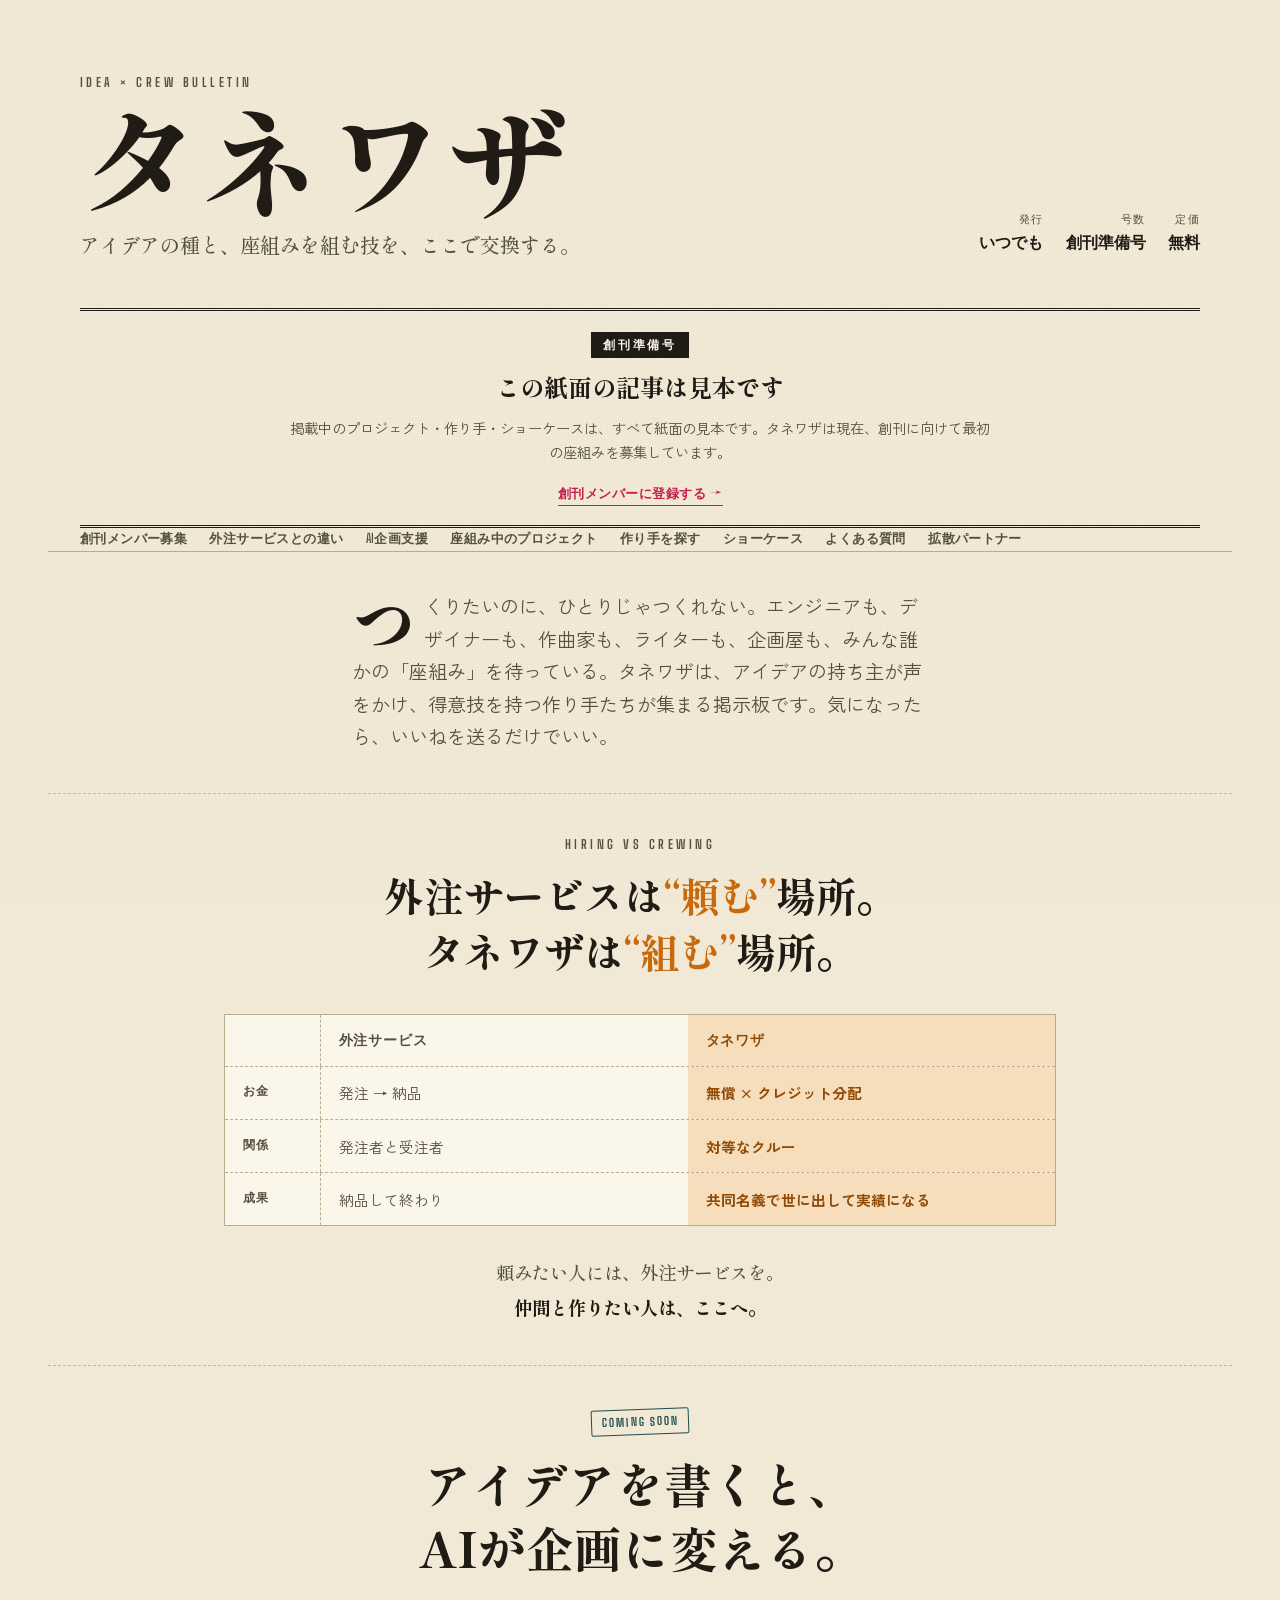
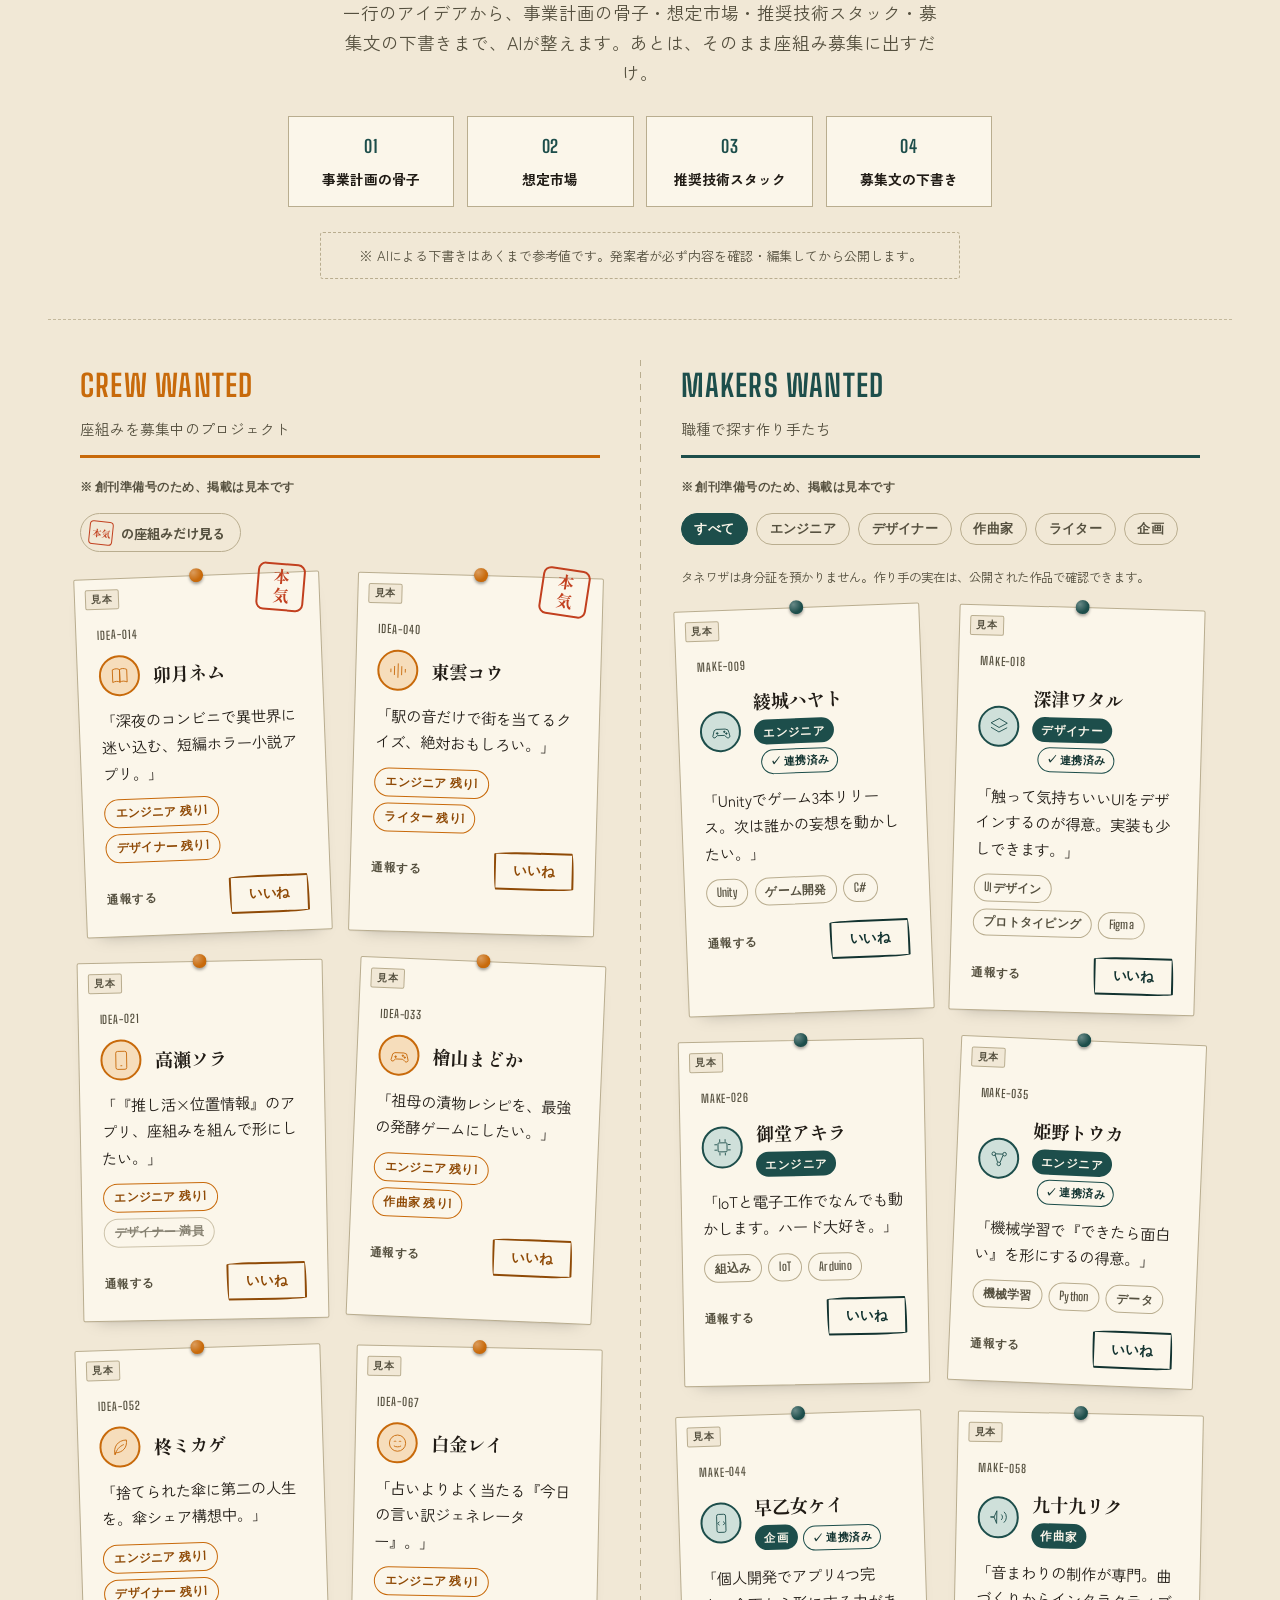
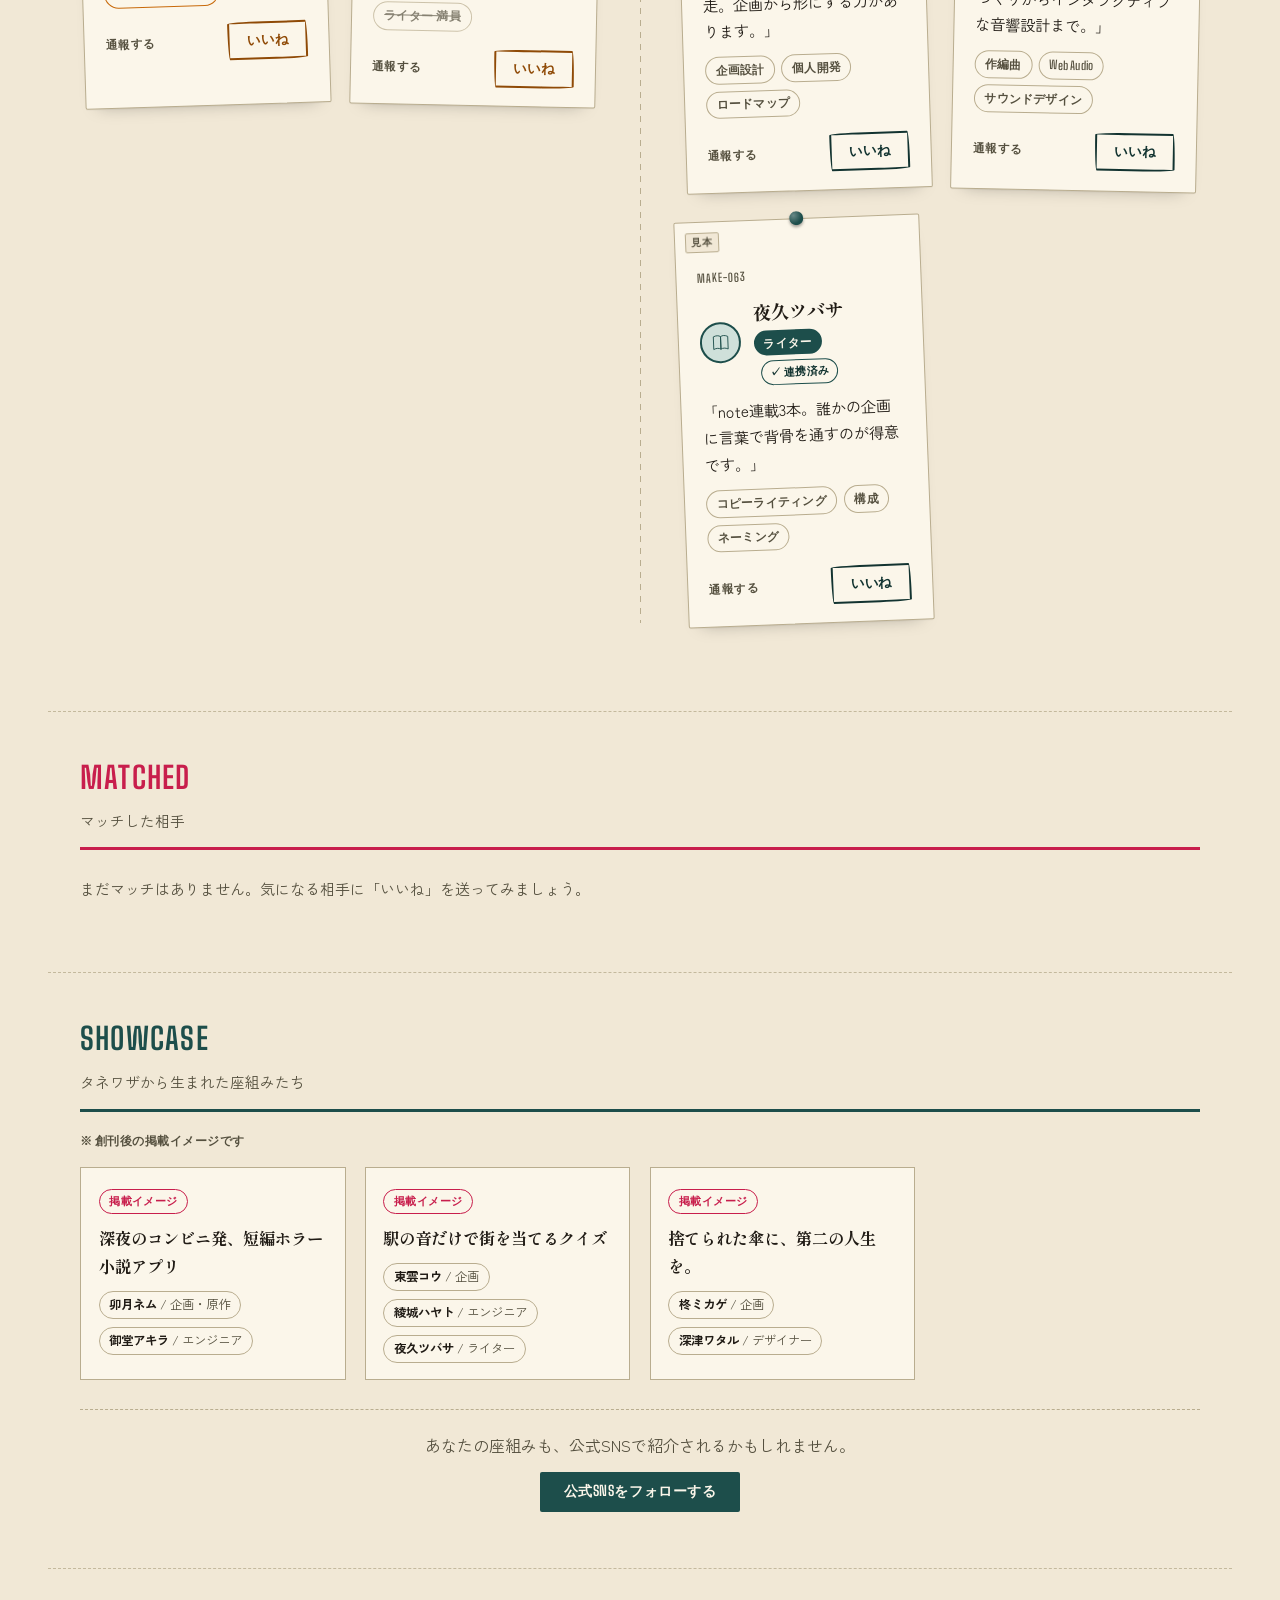
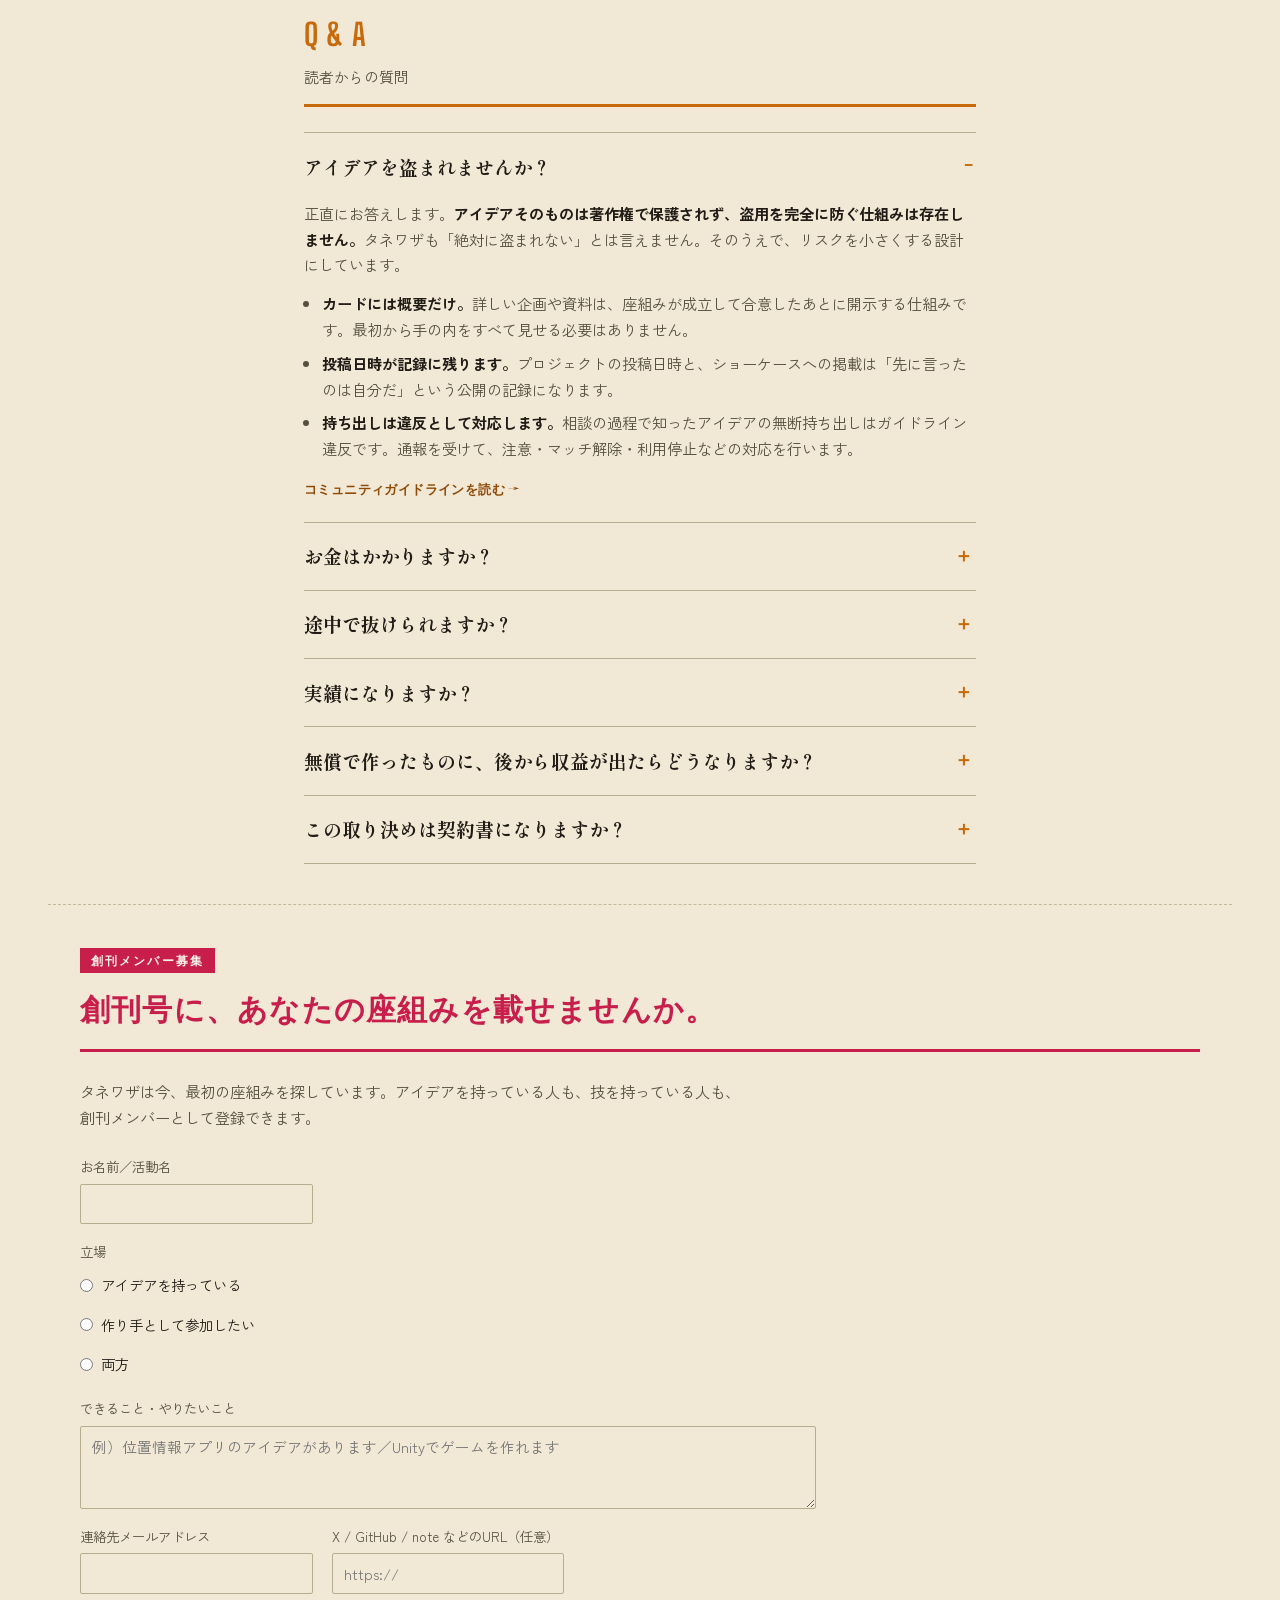
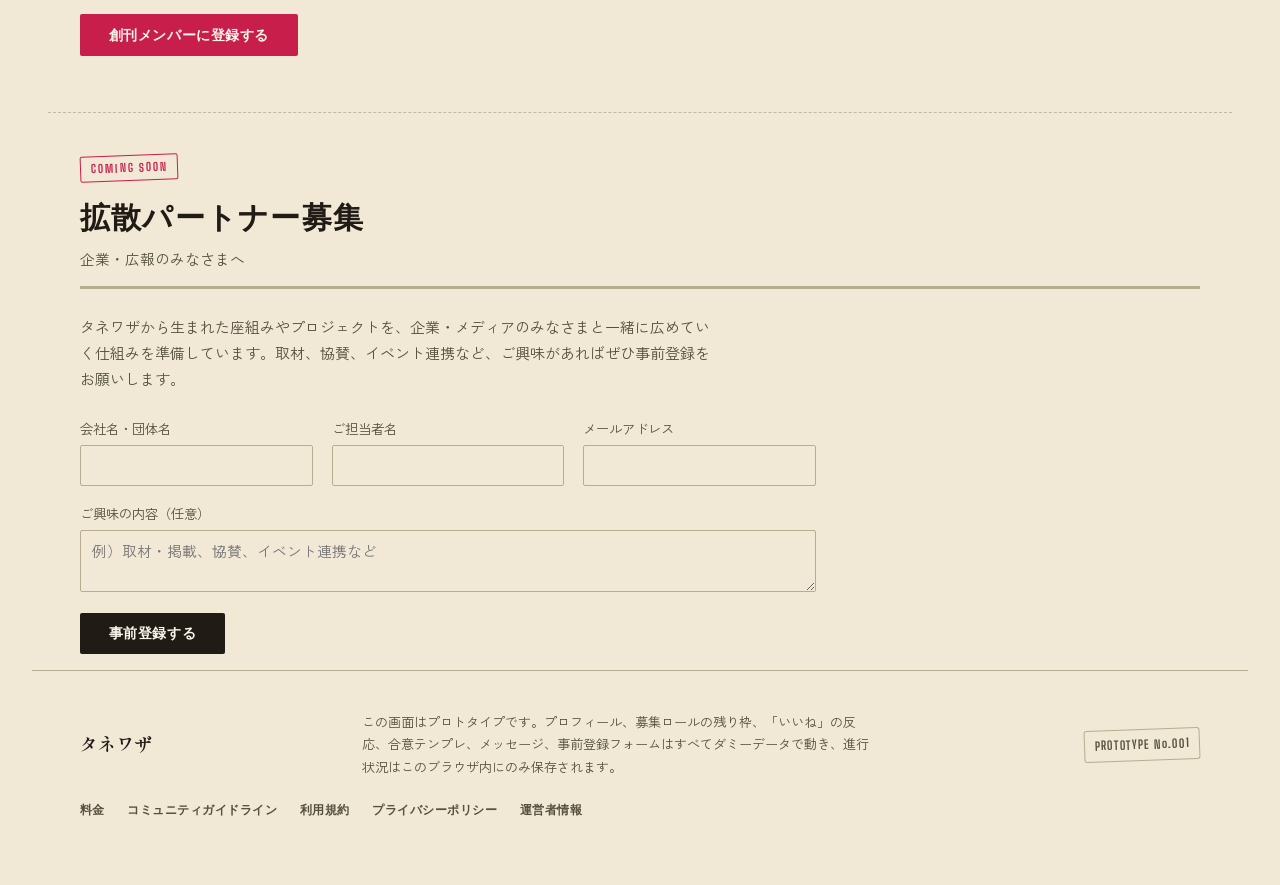
<file: index.html>
<!DOCTYPE html>
<html lang="ja">
<head>
<meta charset="UTF-8">
<meta name="viewport" content="width=device-width, initial-scale=1.0">
<title>タネワザ｜アイデア×多職種の座組みプラットフォーム</title>
<meta name="description" content="アイデアはあるけど作れない人と、エンジニア・デザイナー・作曲家・ライター・企画の作り手が、対等なクルーとして出会う掲示板。無償×クレジット分配で、一緒に世に出そう。">

<!-- OGP -->
<meta property="og:type" content="website">
<meta property="og:site_name" content="タネワザ">
<meta property="og:url" content="https://tanewaza-yk.vercel.app/">
<meta property="og:title" content="タネワザ｜アイデア×多職種の座組みプラットフォーム">
<meta property="og:description" content="アイデアはあるけど作れない人と、エンジニア・デザイナー・作曲家・ライター・企画の作り手が、対等なクルーとして出会う掲示板。無償×クレジット分配で、一緒に世に出そう。">
<meta property="og:image" content="https://tanewaza-yk.vercel.app/og.png">
<meta property="og:image:width" content="1200">
<meta property="og:image:height" content="630">
<meta property="og:image:alt" content="号外風の題字「タネワザ」と、アイデアの種と座組みを組む技を交換するというキャッチコピー">
<meta property="og:locale" content="ja_JP">

<!-- Twitter Card -->
<meta name="twitter:card" content="summary_large_image">
<meta name="twitter:title" content="タネワザ｜アイデア×多職種の座組みプラットフォーム">
<meta name="twitter:description" content="アイデアはあるけど作れない人と、多職種の作り手が対等なクルーとして出会う掲示板。無償×クレジット分配で、一緒に世に出そう。">
<meta name="twitter:image" content="https://tanewaza-yk.vercel.app/og.png">

<!-- Favicon -->
<link rel="icon" type="image/png" sizes="32x32" href="/public/favicon-32.png">
<link rel="icon" type="image/png" sizes="512x512" href="/public/favicon.png">
<link rel="apple-touch-icon" href="/public/apple-touch-icon.png">

<link rel="preconnect" href="https://fonts.googleapis.com">
<link rel="preconnect" href="https://fonts.gstatic.com" crossorigin>
<link href="https://fonts.googleapis.com/css2?family=Shippori+Mincho:wght@400;500;600;700;800&family=Zen+Kaku+Gothic+New:wght@400;500;700;900&family=Big+Shoulders+Text:wght@400;600;700&display=swap" rel="stylesheet">
<link rel="stylesheet" href="style.css">
</head>
<body>

<div class="paper-texture" aria-hidden="true"></div>

<header class="masthead">
  <div class="masthead__inner">
    <p class="masthead__kicker">IDEA &times; CREW BULLETIN</p>
    <h1 class="masthead__title">タネワザ</h1>
    <p class="masthead__sub">アイデアの種と、座組みを組む技を、ここで交換する。</p>
  </div>
  <dl class="indicia" aria-label="このページについて">
    <div><dt>発行</dt><dd>いつでも</dd></div>
    <div><dt>号数</dt><dd>創刊準備号</dd></div>
    <div><dt>定価</dt><dd>無料</dd></div>
  </dl>
</header>

<aside class="prelaunch" role="note" aria-label="創刊準備号のお知らせ">
  <div class="prelaunch__inner">
    <p class="prelaunch__eyebrow">創刊準備号</p>
    <h2 class="prelaunch__title">この紙面の記事は見本です</h2>
    <p class="prelaunch__body">掲載中のプロジェクト・作り手・ショーケースは、すべて紙面の見本です。タネワザは現在、創刊に向けて最初の座組みを募集しています。</p>
    <a class="prelaunch__cta" href="#join-section">創刊メンバーに登録する →</a>
  </div>
</aside>

<nav class="toc" aria-label="目次">
  <a href="#join-section">創刊メンバー募集</a>
  <a href="#vs-section">外注サービスとの違い</a>
  <a href="#ai-section">AI企画支援</a>
  <a href="#board">座組み中のプロジェクト</a>
  <a href="#creator-heading">作り手を探す</a>
  <a href="#showcase-section">ショーケース</a>
  <a href="#faq-section">よくある質問</a>
  <a href="#partners-section">拡散パートナー</a>
</nav>

<hr class="rule">

<section class="lead">
  <p class="lead__text">
    つくりたいのに、ひとりじゃつくれない。エンジニアも、デザイナーも、作曲家も、ライターも、企画屋も、みんな誰かの「座組み」を待っている。タネワザは、アイデアの持ち主が声をかけ、得意技を持つ作り手たちが集まる掲示板です。気になったら、いいねを送るだけでいい。
  </p>
</section>

<hr class="rule rule--dotted">

<section class="vs" id="vs-section" aria-labelledby="vs-heading">
  <p class="vs__kicker">HIRING vs CREWING</p>
  <h2 class="vs__catch" id="vs-heading">外注サービスは<em>“頼む”</em>場所。<br>タネワザは<em>“組む”</em>場所。</h2>

  <div class="vs__table">
    <div class="vs__head">
      <p class="vs__label" aria-hidden="true"></p>
      <p class="vs__colhead vs__colhead--them">外注サービス</p>
      <p class="vs__colhead vs__colhead--us">タネワザ</p>
    </div>
    <div class="vs__row">
      <p class="vs__label">お金</p>
      <p class="vs__them">発注 → 納品</p>
      <p class="vs__us">無償 × クレジット分配</p>
    </div>
    <div class="vs__row">
      <p class="vs__label">関係</p>
      <p class="vs__them">発注者と受注者</p>
      <p class="vs__us">対等なクルー</p>
    </div>
    <div class="vs__row">
      <p class="vs__label">成果</p>
      <p class="vs__them">納品して終わり</p>
      <p class="vs__us">共同名義で世に出して実績になる</p>
    </div>
  </div>

  <p class="vs__closing">頼みたい人には、外注サービスを。<br><strong>仲間と作りたい人は、ここへ。</strong></p>
</section>

<hr class="rule rule--dotted">

<section class="ai-teaser" id="ai-section" aria-labelledby="ai-heading">
  <p class="ai-teaser__ribbon">COMING SOON</p>
  <h2 class="ai-teaser__headline" id="ai-heading">アイデアを書くと、<br>AIが企画に変える。</h2>
  <p class="ai-teaser__lead">
    一行のアイデアから、事業計画の骨子・想定市場・推奨技術スタック・募集文の下書きまで、AIが整えます。あとは、そのまま座組み募集に出すだけ。
  </p>
  <ol class="ai-teaser__list">
    <li><span class="ai-teaser__num">01</span><span>事業計画の骨子</span></li>
    <li><span class="ai-teaser__num">02</span><span>想定市場</span></li>
    <li><span class="ai-teaser__num">03</span><span>推奨技術スタック</span></li>
    <li><span class="ai-teaser__num">04</span><span>募集文の下書き</span></li>
  </ol>
  <p class="ai-teaser__note">※ AIによる下書きはあくまで参考値です。発案者が必ず内容を確認・編集してから公開します。</p>
</section>

<hr class="rule rule--dotted">

<main class="board" id="board">

  <section class="column column--idea" aria-labelledby="idea-heading">
    <header class="column__head">
      <h2 id="idea-heading" class="column__title">CREW WANTED</h2>
      <p class="column__sub">座組みを募集中のプロジェクト</p>
    </header>
    <p class="column__sample-note">※ 創刊準備号のため、掲載は見本です</p>
    <div class="honki-filter">
      <button type="button" class="honki-filter__btn" id="honki-filter-btn" aria-pressed="false">
        <span class="honki-filter__seal" aria-hidden="true">本気</span>の座組みだけ見る
      </button>
    </div>
    <div class="cards" id="idea-cards"></div>
  </section>

  <div class="board__divider" aria-hidden="true"></div>

  <section class="column column--engineer" aria-labelledby="engineer-heading">
    <header class="column__head">
      <h2 id="engineer-heading" class="column__title">MAKERS WANTED</h2>
      <p class="column__sub" id="creator-heading">職種で探す作り手たち</p>
    </header>
    <p class="column__sample-note">※ 創刊準備号のため、掲載は見本です</p>
    <div class="role-filter" id="role-filter" role="group" aria-label="職種で絞り込む"></div>
    <p class="column__note">タネワザは身分証を預かりません。作り手の実在は、公開された作品で確認できます。</p>
    <div class="cards" id="engineer-cards"></div>
  </section>

</main>

<hr class="rule rule--dotted">

<section class="matches" id="matches-section" aria-labelledby="matches-heading">
  <header class="column__head matches__head">
    <h2 id="matches-heading" class="column__title">MATCHED</h2>
    <p class="column__sub">マッチした相手</p>
  </header>
  <p class="matches__empty" id="matches-empty">まだマッチはありません。気になる相手に「いいね」を送ってみましょう。</p>
  <ul class="matches__list" id="matches-list"></ul>
</section>

<hr class="rule rule--dotted">

<section class="showcase" id="showcase-section" aria-labelledby="showcase-heading">
  <header class="column__head showcase__head">
    <h2 id="showcase-heading" class="column__title">SHOWCASE</h2>
    <p class="column__sub">タネワザから生まれた座組みたち</p>
  </header>
  <p class="column__sample-note">※ 創刊後の掲載イメージです</p>

  <ul class="showcase__list" id="showcase-list"></ul>

  <div class="showcase__cta">
    <p class="showcase__cta-text">あなたの座組みも、公式SNSで紹介されるかもしれません。</p>
    <button class="showcase__cta-button" id="showcase-cta-button" type="button">公式SNSをフォローする</button>
    <p class="showcase__cta-note" id="showcase-cta-note" hidden>準備中です。公式アカウントの開設をお楽しみに。</p>
  </div>
</section>

<hr class="rule rule--dotted">

<section class="faq" id="faq-section" aria-labelledby="faq-heading">
  <header class="column__head faq__head">
    <h2 id="faq-heading" class="column__title">Q &amp; A</h2>
    <p class="column__sub">読者からの質問</p>
  </header>

  <div class="faq__list">
    <details class="faq__item" open>
      <summary class="faq__q">アイデアを盗まれませんか？</summary>
      <div class="faq__a">
        <p>正直にお答えします。<strong>アイデアそのものは著作権で保護されず、盗用を完全に防ぐ仕組みは存在しません。</strong>タネワザも「絶対に盗まれない」とは言えません。そのうえで、リスクを小さくする設計にしています。</p>
        <ul>
          <li><b>カードには概要だけ。</b>詳しい企画や資料は、座組みが成立して合意したあとに開示する仕組みです。最初から手の内をすべて見せる必要はありません。</li>
          <li><b>投稿日時が記録に残ります。</b>プロジェクトの投稿日時と、ショーケースへの掲載は「先に言ったのは自分だ」という公開の記録になります。</li>
          <li><b>持ち出しは違反として対応します。</b>相談の過程で知ったアイデアの無断持ち出しはガイドライン違反です。通報を受けて、注意・マッチ解除・利用停止などの対応を行います。</li>
        </ul>
        <p class="faq__more"><a href="guidelines.html">コミュニティガイドラインを読む →</a></p>
      </div>
    </details>

    <details class="faq__item">
      <summary class="faq__q">お金はかかりますか？</summary>
      <div class="faq__a">
        <p>β期間中はすべて無料です。プロフィールの閲覧やメッセージのやり取りに、課金の壁は設けない方針です。企業・広報向けの拡散パートナーなど一部で将来的に有料メニューを検討していますが、作り手どうしが出会って組むための基本機能は、これからも無料で提供し続けます。</p>
        <p class="faq__more"><a href="pricing.html">料金について →</a></p>
      </div>
    </details>

    <details class="faq__item">
      <summary class="faq__q">途中で抜けられますか？</summary>
      <div class="faq__a">
        <p>抜けられます。ただし、座組みのときに合意した権利・条件テンプレに沿った扱いになります。たとえば共同クレジット型なら、抜けるまでに担当した関わりはクレジットに残ります。大切なのは、黙って消えないこと。抜けるときは一言、相手に伝えてください。連絡を放置しないことは、ガイドラインでもお願いしています。</p>
      </div>
    </details>

    <details class="faq__item">
      <summary class="faq__q">実績になりますか？</summary>
      <div class="faq__a">
        <p>なります。タネワザから生まれた座組みは、参加メンバー全員の共同名義で世に出すことを基本にしています。完成した作品はショーケースに掲載され、各自が自分のポートフォリオとして実績に使えます。「納品して終わり」ではなく、名前の残る作品づくりです。</p>
      </div>
    </details>

    <details class="faq__item">
      <summary class="faq__q">無償で作ったものに、後から収益が出たらどうなりますか？</summary>
      <div class="faq__a">
        <p>どのテンプレを選んでいても、<strong>収益が出たら参加者全員で分配するのが原則です。</strong>「制作時は無償」の共同クレジット型やポートフォリオ型でも、あとから収益が発生した場合は全員で分け合います。</p>
        <p>分配の割合は運営が決めません。<b>参加者どうしの話し合いで決めてください。</b>もし最初から収益化を見込んでいるなら、レベニューシェア型を選んでおくと前提がはっきりします。合意時に「配分の取り決め」を記録しておくと、後から見返せて揉めにくくなります。</p>
      </div>
    </details>

    <details class="faq__item">
      <summary class="faq__q">この取り決めは契約書になりますか？</summary>
      <div class="faq__a">
        <p><strong>いいえ。この取り決めはタネワザ上の記録であり、法的な契約書ではありません。</strong>大きな金額が動く可能性がある場合は、参加者間で別途書面を交わすことを強くおすすめします。</p>
        <p>タネワザは、参加者間の金銭トラブルについて責任を負いません。取り決めは「先に何を約束したか」を全員で確認するための記録として活用してください。</p>
      </div>
    </details>
  </div>
</section>

<hr class="rule rule--dotted">

<section class="join" id="join-section" aria-labelledby="join-heading">
  <header class="column__head join__head">
    <p class="join__eyebrow">創刊メンバー募集</p>
    <h2 class="column__title" id="join-heading">創刊号に、あなたの座組みを載せませんか。</h2>
  </header>

  <p class="join__body">
    タネワザは今、最初の座組みを探しています。アイデアを持っている人も、技を持っている人も、創刊メンバーとして登録できます。
  </p>

  <form class="partners__form join__form" id="join-form" action="https://formspree.io/f/xlgqbqqp" method="POST">
    <input type="hidden" name="_subject" value="タネワザ 創刊メンバー登録">
    <input type="text" class="partners__gotcha" name="_gotcha" tabindex="-1" autocomplete="off" aria-hidden="true">

    <label class="partners__field">
      <span>お名前／活動名</span>
      <input type="text" name="name" required>
    </label>

    <fieldset class="partners__field partners__field--wide join__role">
      <legend>立場</legend>
      <label class="join__radio"><input type="radio" name="role" value="アイデアを持っている" required><span>アイデアを持っている</span></label>
      <label class="join__radio"><input type="radio" name="role" value="作り手として参加したい"><span>作り手として参加したい</span></label>
      <label class="join__radio"><input type="radio" name="role" value="両方"><span>両方</span></label>
    </fieldset>

    <label class="partners__field partners__field--wide">
      <span>できること・やりたいこと</span>
      <textarea name="doing" rows="3" required placeholder="例）位置情報アプリのアイデアがあります／Unityでゲームを作れます"></textarea>
    </label>

    <label class="partners__field">
      <span>連絡先メールアドレス</span>
      <input type="email" name="email" required>
    </label>

    <label class="partners__field">
      <span>X / GitHub / note などのURL（任意）</span>
      <input type="url" name="links" placeholder="https://">
    </label>

    <button class="partners__submit" type="submit">創刊メンバーに登録する</button>
  </form>

  <p class="partners__confirm" id="join-confirm" hidden>
    登録ありがとうございます。創刊に向けて、こちらからご連絡します。
  </p>
  <p class="partners__error" id="join-error" hidden>
    送信できませんでした。時間をおいてもう一度お試しください。
  </p>
</section>

<hr class="rule rule--dotted">

<section class="partners" id="partners-section" aria-labelledby="partners-heading">
  <header class="column__head partners__head">
    <p class="partners__ribbon">COMING SOON</p>
    <h2 id="partners-heading" class="column__title">拡散パートナー募集</h2>
    <p class="column__sub">企業・広報のみなさまへ</p>
  </header>

  <p class="partners__body">
    タネワザから生まれた座組みやプロジェクトを、企業・メディアのみなさまと一緒に広めていく仕組みを準備しています。取材、協賛、イベント連携など、ご興味があればぜひ事前登録をお願いします。
  </p>

  <form class="partners__form" id="partners-form" action="https://formspree.io/f/xlgqbqqp" method="POST">
    <input type="hidden" name="_subject" value="タネワザ 拡散パートナー事前登録">
    <input type="text" class="partners__gotcha" name="_gotcha" tabindex="-1" autocomplete="off" aria-hidden="true">
    <label class="partners__field">
      <span>会社名・団体名</span>
      <input type="text" name="company" required>
    </label>
    <label class="partners__field">
      <span>ご担当者名</span>
      <input type="text" name="contact" required>
    </label>
    <label class="partners__field">
      <span>メールアドレス</span>
      <input type="email" name="email" required>
    </label>
    <label class="partners__field partners__field--wide">
      <span>ご興味の内容（任意）</span>
      <textarea name="interest" rows="2" placeholder="例）取材・掲載、協賛、イベント連携など"></textarea>
    </label>
    <button class="partners__submit" type="submit">事前登録する</button>
  </form>

  <p class="partners__confirm" id="partners-confirm" hidden>
    事前登録ありがとうございます。（プロトタイプのため送信は行われません）
  </p>
  <p class="partners__error" id="partners-error" hidden>
    送信できませんでした。時間をおいてもう一度お試しください。
  </p>
</section>

<footer class="site-footer">
  <p class="site-footer__brand">タネワザ</p>
  <p class="site-footer__note">この画面はプロトタイプです。プロフィール、募集ロールの残り枠、「いいね」の反応、合意テンプレ、メッセージ、事前登録フォームはすべてダミーデータで動き、進行状況はこのブラウザ内にのみ保存されます。</p>
  <p class="site-footer__stamp">PROTOTYPE No.001</p>
  <ul class="site-footer__links">
    <li><a href="pricing.html">料金</a></li>
    <li><a href="guidelines.html">コミュニティガイドライン</a></li>
    <li><a href="terms.html">利用規約</a></li>
    <li><a href="privacy.html">プライバシーポリシー</a></li>
    <li><a href="operator.html">運営者情報</a></li>
  </ul>
</footer>

<div class="overlay" id="detail-overlay" hidden>
  <div class="overlay__scrim" data-close="detail"></div>
  <div class="detail-panel" role="dialog" aria-modal="true" aria-labelledby="detail-name">
    <button class="detail-panel__close" type="button" data-close="detail" aria-label="閉じる">&times;</button>
    <span class="detail-panel__code" id="detail-code"></span>
    <div class="detail-panel__top">
      <span class="detail-panel__icon" id="detail-icon"></span>
      <div>
        <h3 class="detail-panel__name" id="detail-name"></h3>
        <span class="card__role-badge" id="detail-role-badge" hidden></span>
        <span class="card__verified" id="detail-verified" hidden title="実績リンク連携済み">✓ 連携済み</span>
      </div>
      <span class="honki-seal honki-seal--static" id="detail-honki" hidden
        title="発案者がこの座組みに、1人1枠しかない本気の印を灯しています"><span>本気</span></span>
    </div>
    <p class="detail-panel__catch" id="detail-catch"></p>
    <p class="detail-panel__bio" id="detail-bio"></p>
    <p class="detail-panel__section-label" id="detail-tags-label"></p>
    <ul class="detail-panel__tags" id="detail-tags"></ul>
    <p class="detail-panel__section-label" id="detail-links-label" hidden>実績リンク</p>
    <ul class="detail-panel__links" id="detail-links" hidden></ul>
    <p class="detail-panel__note" id="detail-links-note" hidden>タネワザは身分証を預かりません。作り手の実在は、公開された作品で確認できます。</p>
    <button class="stamp-btn detail-panel__like" id="detail-like" type="button">
      <span class="stamp-btn__label">いいね</span>
    </button>
    <a class="detail-panel__report" id="detail-report" href="#">このプロフィールを通報する</a>
  </div>
</div>

<div class="match-overlay" id="match-overlay" hidden>
  <div class="match-overlay__scrim" data-close></div>
  <div class="match-bulletin" role="dialog" aria-modal="true" aria-labelledby="match-heading">
    <button class="match-bulletin__x" type="button" data-close aria-label="閉じる">&times;</button>
    <p class="match-bulletin__kicker">号外</p>
    <p class="match-bulletin__stamp">MATCH!</p>
    <div class="match-bulletin__portraits">
      <div class="match-portrait match-portrait--you">
        <span class="match-portrait__icon" data-icon="you"></span>
        <span class="match-portrait__name">あなた</span>
      </div>
      <svg class="match-string" viewBox="0 0 160 60" aria-hidden="true">
        <path d="M8 12 C 50 55, 110 55, 152 10" />
        <circle cx="8" cy="12" r="4" />
        <circle cx="152" cy="10" r="4" />
      </svg>
      <div class="match-portrait match-portrait--them">
        <span class="match-portrait__icon" id="match-icon"></span>
        <span class="match-portrait__name" id="match-name"></span>
      </div>
    </div>
    <p class="match-bulletin__body" id="match-heading">
      <span id="match-partner-name"></span>さんと、両想いです。<br>
      権利・条件テンプレに合意すると、座組みが成立します。
    </p>
    <div class="match-bulletin__actions">
      <button class="match-bulletin__message" id="match-agree" type="button">条件を決める</button>
      <button class="match-bulletin__close" id="match-later" type="button">あとで</button>
    </div>
  </div>
</div>

<div class="overlay overlay--sheet" id="agree-overlay" hidden>
  <div class="overlay__scrim" data-close></div>
  <div class="tpl-panel" role="dialog" aria-modal="true" aria-labelledby="agree-title">
    <button class="detail-panel__close" type="button" data-close aria-label="閉じる">&times;</button>
    <h3 class="tpl-panel__title" id="agree-title">権利・条件を決める</h3>
    <p class="tpl-panel__principle" id="agree-principle"></p>
    <p class="tpl-panel__sub" id="agree-sub"></p>

    <p class="tpl-panel__step">1. テンプレを選ぶ</p>
    <ul class="tpl-panel__list" id="agree-list" role="radiogroup" aria-label="権利・条件テンプレ"></ul>

    <div class="arrange" id="agree-arrangement" hidden>
      <p class="tpl-panel__step">2. 配分の取り決めを記録する</p>

      <fieldset class="arrange__group">
        <legend class="arrange__legend">収益分配の方法</legend>
        <label class="arrange__radio"><input type="radio" name="arr-method" value="均等に分配する"><span>均等に分配する</span></label>
        <label class="arrange__radio"><input type="radio" name="arr-method" value="貢献度に応じて分配する"><span>貢献度に応じて分配する（詳細は下の自由記述へ）</span></label>
        <label class="arrange__radio"><input type="radio" name="arr-method" value="発案者と作り手で比率を決める"><span>発案者と作り手で比率を決める</span></label>
        <input type="text" class="arrange__other" id="arr-method-ratio" placeholder="例）発案者50％・作り手50％" hidden>
      </fieldset>

      <div class="arrange__group">
        <label class="arrange__legend" for="arr-detail">具体的な取り決め（必須）</label>
        <textarea class="arrange__text" id="arr-detail" rows="2" placeholder="例）3名で均等（各33.3％）／発案者40％、エンジニア40％、デザイナー20％"></textarea>
      </div>

      <fieldset class="arrange__group">
        <legend class="arrange__legend">途中離脱時の扱い</legend>
        <label class="arrange__radio"><input type="radio" name="arr-leave" value="離脱時点までの貢献分を分配対象とする"><span>離脱時点までの貢献分を分配対象とする</span></label>
        <label class="arrange__radio"><input type="radio" name="arr-leave" value="離脱した場合は分配対象外とする"><span>離脱した場合は分配対象外とする</span></label>
        <label class="arrange__radio"><input type="radio" name="arr-leave" value="その他"><span>その他</span></label>
        <input type="text" class="arrange__other" id="arr-leave-other" placeholder="離脱時の扱いを記入" hidden>
      </fieldset>

      <fieldset class="arrange__group">
        <legend class="arrange__legend">権利の帰属</legend>
        <label class="arrange__radio"><input type="radio" name="arr-rights" value="参加者全員の共有"><span>参加者全員の共有</span></label>
        <label class="arrange__radio"><input type="radio" name="arr-rights" value="発案者に帰属し、他メンバーは実績として公開可能"><span>発案者に帰属し、他メンバーは実績として公開可能</span></label>
        <label class="arrange__radio"><input type="radio" name="arr-rights" value="その他"><span>その他</span></label>
        <input type="text" class="arrange__other" id="arr-rights-other" placeholder="権利の帰属を記入" hidden>
      </fieldset>
    </div>

    <p class="tpl-panel__note" id="agree-note"></p>
    <button class="agree-submit" id="agree-submit" type="button" disabled>この内容で合意する</button>
  </div>
</div>

<div class="overlay" id="chat-overlay" hidden>
  <div class="overlay__scrim" data-close="chat"></div>
  <div class="chat-panel" role="dialog" aria-modal="true" aria-labelledby="chat-name">
    <header class="chat-panel__header">
      <span class="chat-panel__icon" id="chat-icon"></span>
      <div class="chat-panel__heading">
        <p class="chat-panel__name" id="chat-name"></p>
        <p class="chat-panel__code" id="chat-code"></p>
      </div>
      <button class="chat-panel__close" type="button" data-close="chat" aria-label="閉じる">&times;</button>
    </header>
    <div class="chat-panel__log" id="chat-log"></div>
    <form class="chat-panel__form" id="chat-form">
      <input class="chat-panel__input" id="chat-input" type="text" placeholder="メッセージを入力…" autocomplete="off" maxlength="200">
      <button class="chat-panel__send" type="submit">送る</button>
    </form>
  </div>
</div>

<script>
  // 事前登録フォームの送信先。Formspree のエンドポイント URL
  // （例: "https://formspree.io/f/xxxxxxxx"）を設定すると実際に送信されます。
  // 空のままの場合はダミー動作（送信せず完了メッセージ表示）になります。
  window.TANEWAZA_CONFIG = {
    formspreeEndpoint: "https://formspree.io/f/xlgqbqqp"
  };
</script>
<script src="script.js"></script>
</body>
</html>
</file>
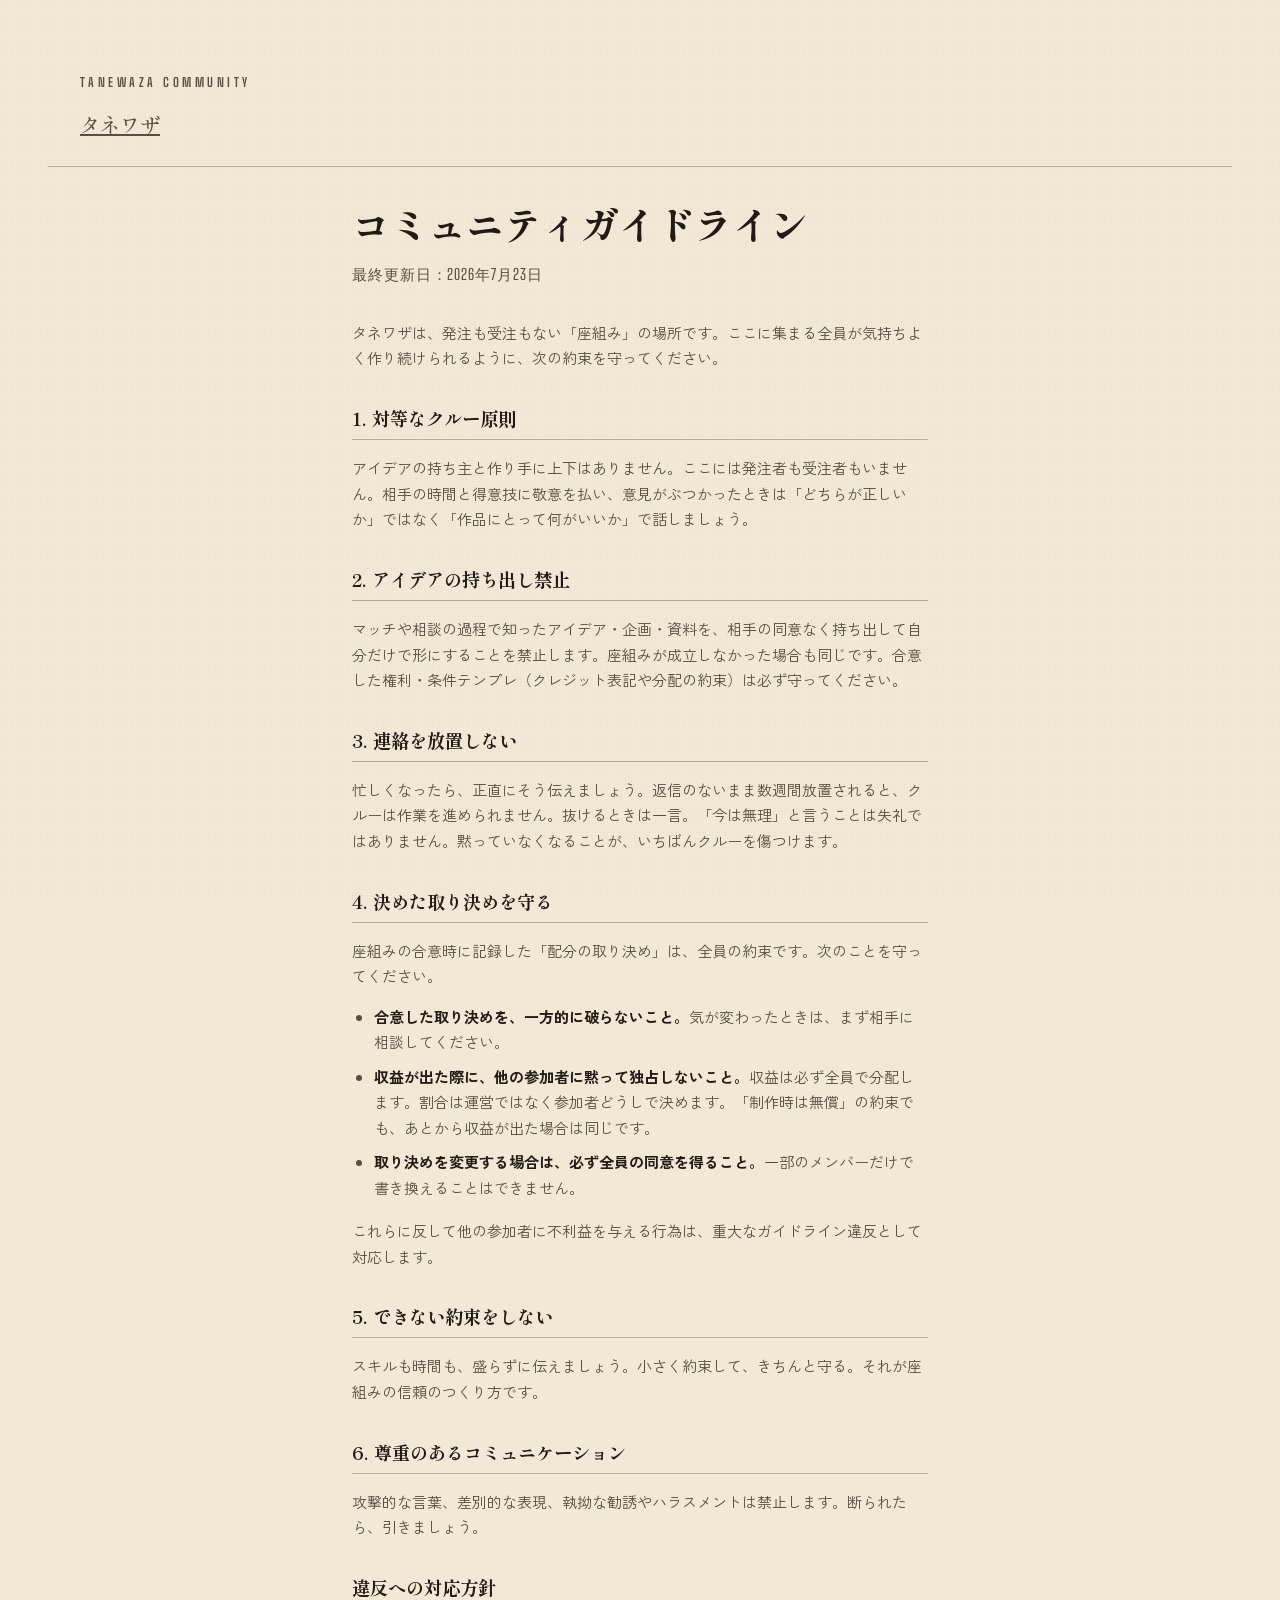
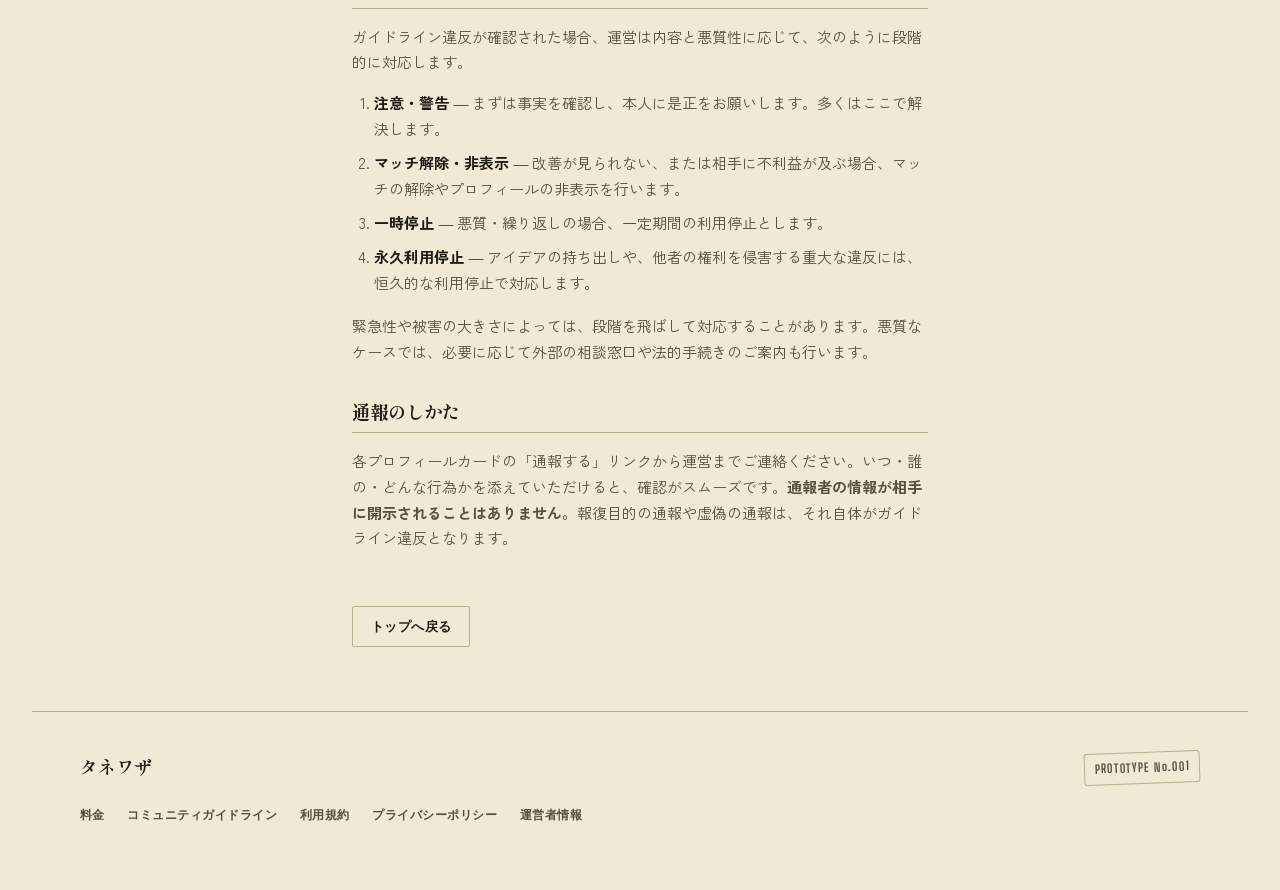
<file: guidelines.html>
<!DOCTYPE html>
<html lang="ja">
<head>
<meta charset="UTF-8">
<meta name="viewport" content="width=device-width, initial-scale=1.0">
<title>コミュニティガイドライン ― タネワザ</title>
<meta name="description" content="タネワザのコミュニティガイドライン。対等なクルー原則、アイデアの持ち出し禁止、連絡を放置しないなど、気持ちよく座組みを組むための約束。">
<link rel="icon" type="image/png" sizes="32x32" href="/public/favicon-32.png">
<link rel="icon" type="image/png" sizes="512x512" href="/public/favicon.png">
<link rel="apple-touch-icon" href="/public/apple-touch-icon.png">
<link rel="preconnect" href="https://fonts.googleapis.com">
<link rel="preconnect" href="https://fonts.gstatic.com" crossorigin>
<link href="https://fonts.googleapis.com/css2?family=Shippori+Mincho:wght@400;500;600;700;800&family=Zen+Kaku+Gothic+New:wght@400;500;700;900&family=Big+Shoulders+Text:wght@400;600;700&display=swap" rel="stylesheet">
<link rel="stylesheet" href="style.css">
</head>
<body>

<div class="paper-texture" aria-hidden="true"></div>

<header class="masthead">
  <div class="masthead__inner">
    <p class="masthead__kicker">TANEWAZA COMMUNITY</p>
    <p class="masthead__sub"><a href="index.html" style="color:inherit">タネワザ</a></p>
  </div>
</header>

<hr class="rule">

<main class="doc">
  <h1>コミュニティガイドライン</h1>
  <p class="doc__updated">最終更新日：2026年7月23日</p>

  <p>タネワザは、発注も受注もない「座組み」の場所です。ここに集まる全員が気持ちよく作り続けられるように、次の約束を守ってください。</p>

  <h2>1. 対等なクルー原則</h2>
  <p>アイデアの持ち主と作り手に上下はありません。ここには発注者も受注者もいません。相手の時間と得意技に敬意を払い、意見がぶつかったときは「どちらが正しいか」ではなく「作品にとって何がいいか」で話しましょう。</p>

  <h2>2. アイデアの持ち出し禁止</h2>
  <p>マッチや相談の過程で知ったアイデア・企画・資料を、相手の同意なく持ち出して自分だけで形にすることを禁止します。座組みが成立しなかった場合も同じです。合意した権利・条件テンプレ（クレジット表記や分配の約束）は必ず守ってください。</p>

  <h2>3. 連絡を放置しない</h2>
  <p>忙しくなったら、正直にそう伝えましょう。返信のないまま数週間放置されると、クルーは作業を進められません。抜けるときは一言。「今は無理」と言うことは失礼ではありません。黙っていなくなることが、いちばんクルーを傷つけます。</p>

  <h2>4. 決めた取り決めを守る</h2>
  <p>座組みの合意時に記録した「配分の取り決め」は、全員の約束です。次のことを守ってください。</p>
  <ul>
    <li><b>合意した取り決めを、一方的に破らないこと。</b>気が変わったときは、まず相手に相談してください。</li>
    <li><b>収益が出た際に、他の参加者に黙って独占しないこと。</b>収益は必ず全員で分配します。割合は運営ではなく参加者どうしで決めます。「制作時は無償」の約束でも、あとから収益が出た場合は同じです。</li>
    <li><b>取り決めを変更する場合は、必ず全員の同意を得ること。</b>一部のメンバーだけで書き換えることはできません。</li>
  </ul>
  <p>これらに反して他の参加者に不利益を与える行為は、重大なガイドライン違反として対応します。</p>

  <h2>5. できない約束をしない</h2>
  <p>スキルも時間も、盛らずに伝えましょう。小さく約束して、きちんと守る。それが座組みの信頼のつくり方です。</p>

  <h2>6. 尊重のあるコミュニケーション</h2>
  <p>攻撃的な言葉、差別的な表現、執拗な勧誘やハラスメントは禁止します。断られたら、引きましょう。</p>

  <h2>違反への対応方針</h2>
  <p>ガイドライン違反が確認された場合、運営は内容と悪質性に応じて、次のように段階的に対応します。</p>
  <ol>
    <li><b>注意・警告</b> ― まずは事実を確認し、本人に是正をお願いします。多くはここで解決します。</li>
    <li><b>マッチ解除・非表示</b> ― 改善が見られない、または相手に不利益が及ぶ場合、マッチの解除やプロフィールの非表示を行います。</li>
    <li><b>一時停止</b> ― 悪質・繰り返しの場合、一定期間の利用停止とします。</li>
    <li><b>永久利用停止</b> ― アイデアの持ち出しや、他者の権利を侵害する重大な違反には、恒久的な利用停止で対応します。</li>
  </ol>
  <p>緊急性や被害の大きさによっては、段階を飛ばして対応することがあります。悪質なケースでは、必要に応じて外部の相談窓口や法的手続きのご案内も行います。</p>

  <h2>通報のしかた</h2>
  <p>各プロフィールカードの「通報する」リンクから運営までご連絡ください。いつ・誰の・どんな行為かを添えていただけると、確認がスムーズです。<b>通報者の情報が相手に開示されることはありません。</b>報復目的の通報や虚偽の通報は、それ自体がガイドライン違反となります。</p>

  <a class="doc__back" href="index.html">トップへ戻る</a>
</main>

<footer class="site-footer">
  <p class="site-footer__brand">タネワザ</p>
  <p class="site-footer__stamp">PROTOTYPE No.001</p>
  <ul class="site-footer__links">
    <li><a href="pricing.html">料金</a></li>
    <li><a href="guidelines.html">コミュニティガイドライン</a></li>
    <li><a href="terms.html">利用規約</a></li>
    <li><a href="privacy.html">プライバシーポリシー</a></li>
    <li><a href="operator.html">運営者情報</a></li>
  </ul>
</footer>

</body>
</html>
</file>
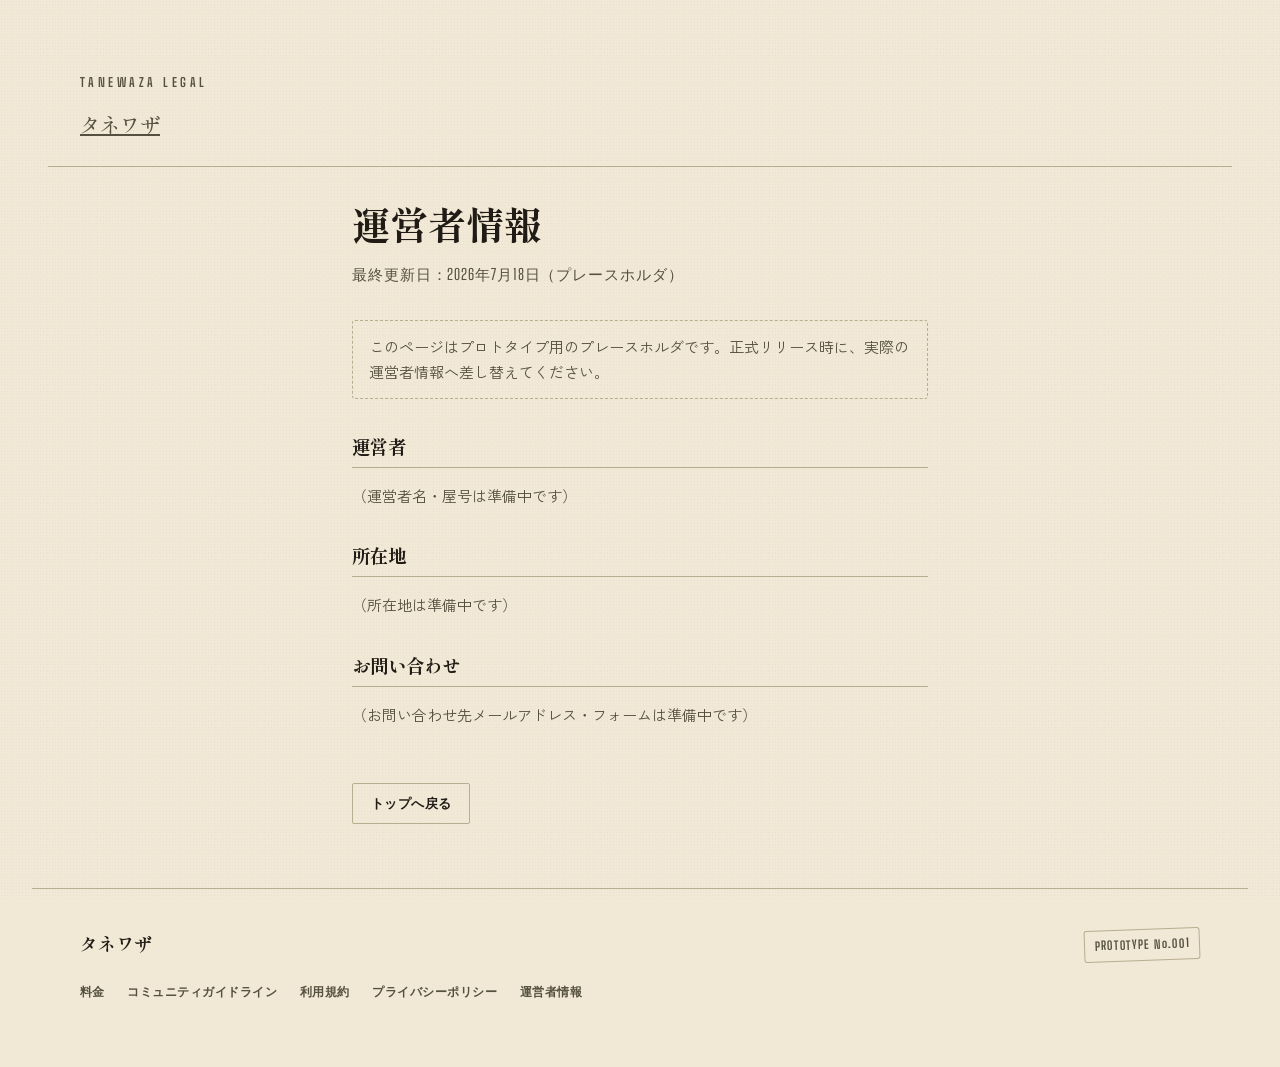
<file: operator.html>
<!DOCTYPE html>
<html lang="ja">
<head>
<meta charset="UTF-8">
<meta name="viewport" content="width=device-width, initial-scale=1.0">
<title>運営者情報 ― タネワザ</title>
<meta name="description" content="タネワザの運営者情報。運営者・所在地・お問い合わせ窓口について。">
<link rel="icon" type="image/png" sizes="32x32" href="/public/favicon-32.png">
<link rel="icon" type="image/png" sizes="512x512" href="/public/favicon.png">
<link rel="apple-touch-icon" href="/public/apple-touch-icon.png">
<link rel="preconnect" href="https://fonts.googleapis.com">
<link rel="preconnect" href="https://fonts.gstatic.com" crossorigin>
<link href="https://fonts.googleapis.com/css2?family=Shippori+Mincho:wght@400;500;600;700;800&family=Zen+Kaku+Gothic+New:wght@400;500;700;900&family=Big+Shoulders+Text:wght@400;600;700&display=swap" rel="stylesheet">
<link rel="stylesheet" href="style.css">
</head>
<body>

<div class="paper-texture" aria-hidden="true"></div>

<header class="masthead">
  <div class="masthead__inner">
    <p class="masthead__kicker">TANEWAZA LEGAL</p>
    <p class="masthead__sub"><a href="index.html" style="color:inherit">タネワザ</a></p>
  </div>
</header>

<hr class="rule">

<main class="doc">
  <h1>運営者情報</h1>
  <p class="doc__updated">最終更新日：2026年7月18日（プレースホルダ）</p>

  <p class="doc__placeholder">このページはプロトタイプ用のプレースホルダです。正式リリース時に、実際の運営者情報へ差し替えてください。</p>

  <h2>運営者</h2>
  <p>（運営者名・屋号は準備中です）</p>

  <h2>所在地</h2>
  <p>（所在地は準備中です）</p>

  <h2>お問い合わせ</h2>
  <p>（お問い合わせ先メールアドレス・フォームは準備中です）</p>

  <a class="doc__back" href="index.html">トップへ戻る</a>
</main>

<footer class="site-footer">
  <p class="site-footer__brand">タネワザ</p>
  <p class="site-footer__stamp">PROTOTYPE No.001</p>
  <ul class="site-footer__links">
    <li><a href="pricing.html">料金</a></li>
    <li><a href="guidelines.html">コミュニティガイドライン</a></li>
    <li><a href="terms.html">利用規約</a></li>
    <li><a href="privacy.html">プライバシーポリシー</a></li>
    <li><a href="operator.html">運営者情報</a></li>
  </ul>
</footer>

</body>
</html>
</file>
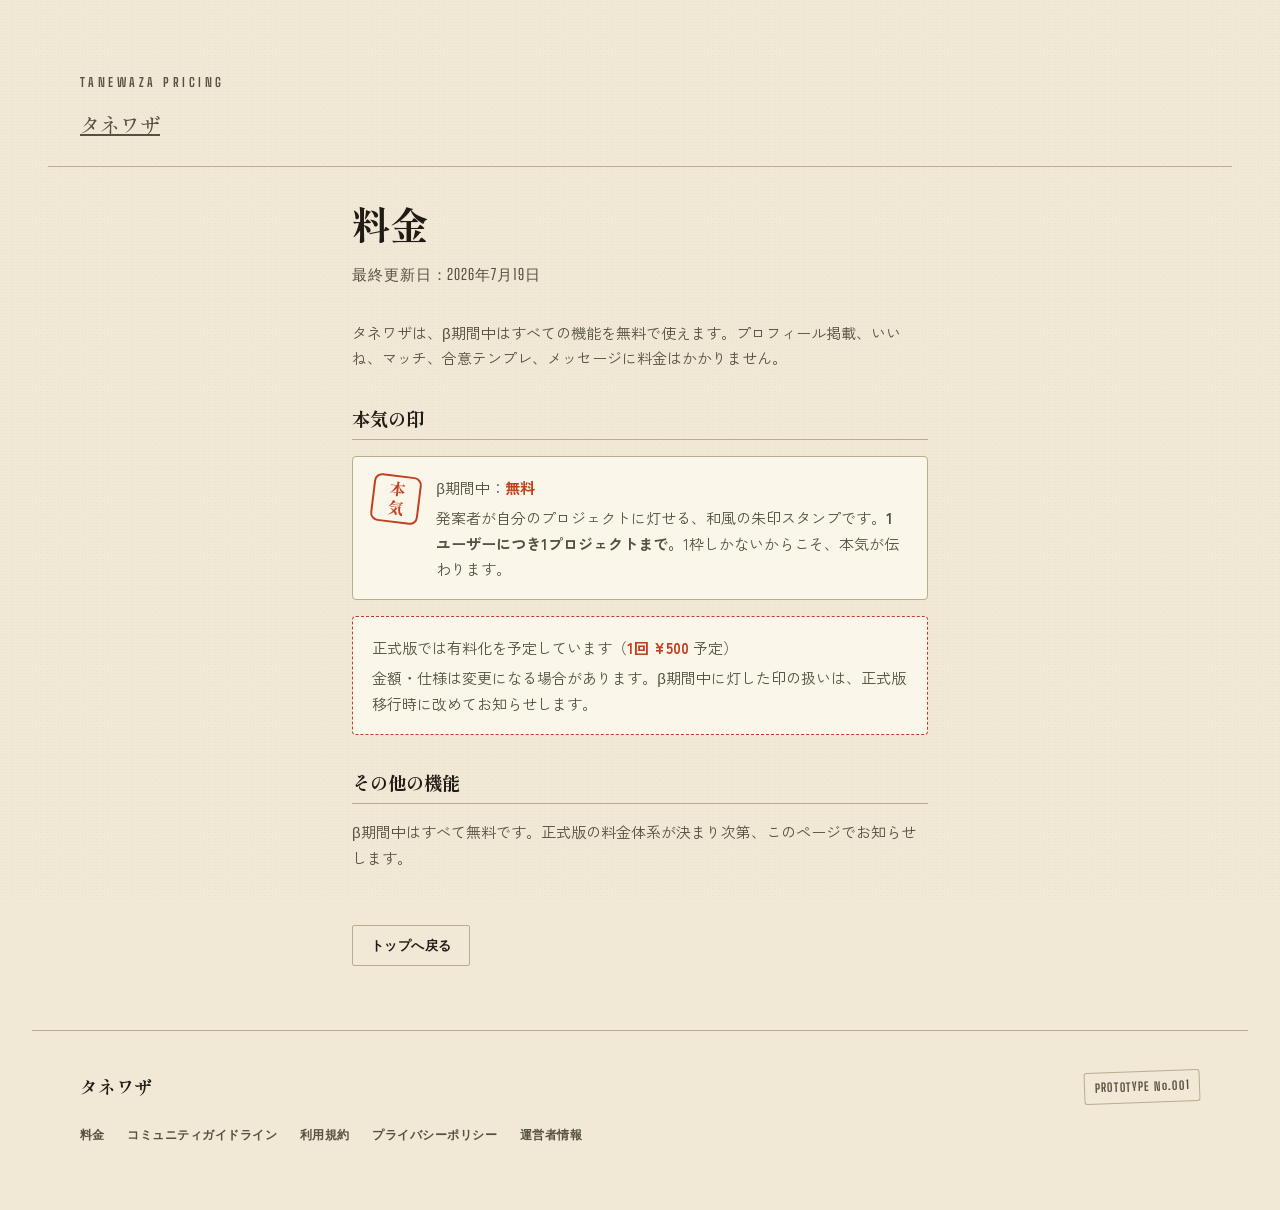
<file: pricing.html>
<!DOCTYPE html>
<html lang="ja">
<head>
<meta charset="UTF-8">
<meta name="viewport" content="width=device-width, initial-scale=1.0">
<title>料金 ― タネワザ</title>
<meta name="description" content="タネワザの料金について。β期間中はプロフィール掲載・いいね・マッチ・メッセージなど全機能を無料で使えます。">
<link rel="icon" type="image/png" sizes="32x32" href="/public/favicon-32.png">
<link rel="icon" type="image/png" sizes="512x512" href="/public/favicon.png">
<link rel="apple-touch-icon" href="/public/apple-touch-icon.png">
<link rel="preconnect" href="https://fonts.googleapis.com">
<link rel="preconnect" href="https://fonts.gstatic.com" crossorigin>
<link href="https://fonts.googleapis.com/css2?family=Shippori+Mincho:wght@400;500;600;700;800&family=Zen+Kaku+Gothic+New:wght@400;500;700;900&family=Big+Shoulders+Text:wght@400;600;700&display=swap" rel="stylesheet">
<link rel="stylesheet" href="style.css">
</head>
<body>

<div class="paper-texture" aria-hidden="true"></div>

<header class="masthead">
  <div class="masthead__inner">
    <p class="masthead__kicker">TANEWAZA PRICING</p>
    <p class="masthead__sub"><a href="index.html" style="color:inherit">タネワザ</a></p>
  </div>
</header>

<hr class="rule">

<main class="doc">
  <h1>料金</h1>
  <p class="doc__updated">最終更新日：2026年7月19日</p>

  <p>タネワザは、β期間中はすべての機能を無料で使えます。プロフィール掲載、いいね、マッチ、合意テンプレ、メッセージに料金はかかりません。</p>

  <h2>本気の印</h2>
  <div class="price-box">
    <span class="price-box__seal" aria-hidden="true">本気</span>
    <div class="price-box__body">
      <p class="price-box__title">β期間中：<b>無料</b></p>
      <p class="price-box__desc">発案者が自分のプロジェクトに灯せる、和風の朱印スタンプです。<b>1ユーザーにつき1プロジェクトまで。</b>1枠しかないからこそ、本気が伝わります。</p>
    </div>
  </div>

  <div class="price-box price-box--notice">
    <div class="price-box__body">
      <p class="price-box__title">正式版では有料化を予定しています（<b>1回 ¥500</b> 予定）</p>
      <p class="price-box__desc">金額・仕様は変更になる場合があります。β期間中に灯した印の扱いは、正式版移行時に改めてお知らせします。</p>
    </div>
  </div>

  <h2>その他の機能</h2>
  <p>β期間中はすべて無料です。正式版の料金体系が決まり次第、このページでお知らせします。</p>

  <a class="doc__back" href="index.html">トップへ戻る</a>
</main>

<footer class="site-footer">
  <p class="site-footer__brand">タネワザ</p>
  <p class="site-footer__stamp">PROTOTYPE No.001</p>
  <ul class="site-footer__links">
    <li><a href="pricing.html">料金</a></li>
    <li><a href="guidelines.html">コミュニティガイドライン</a></li>
    <li><a href="terms.html">利用規約</a></li>
    <li><a href="privacy.html">プライバシーポリシー</a></li>
    <li><a href="operator.html">運営者情報</a></li>
  </ul>
</footer>

</body>
</html>
</file>
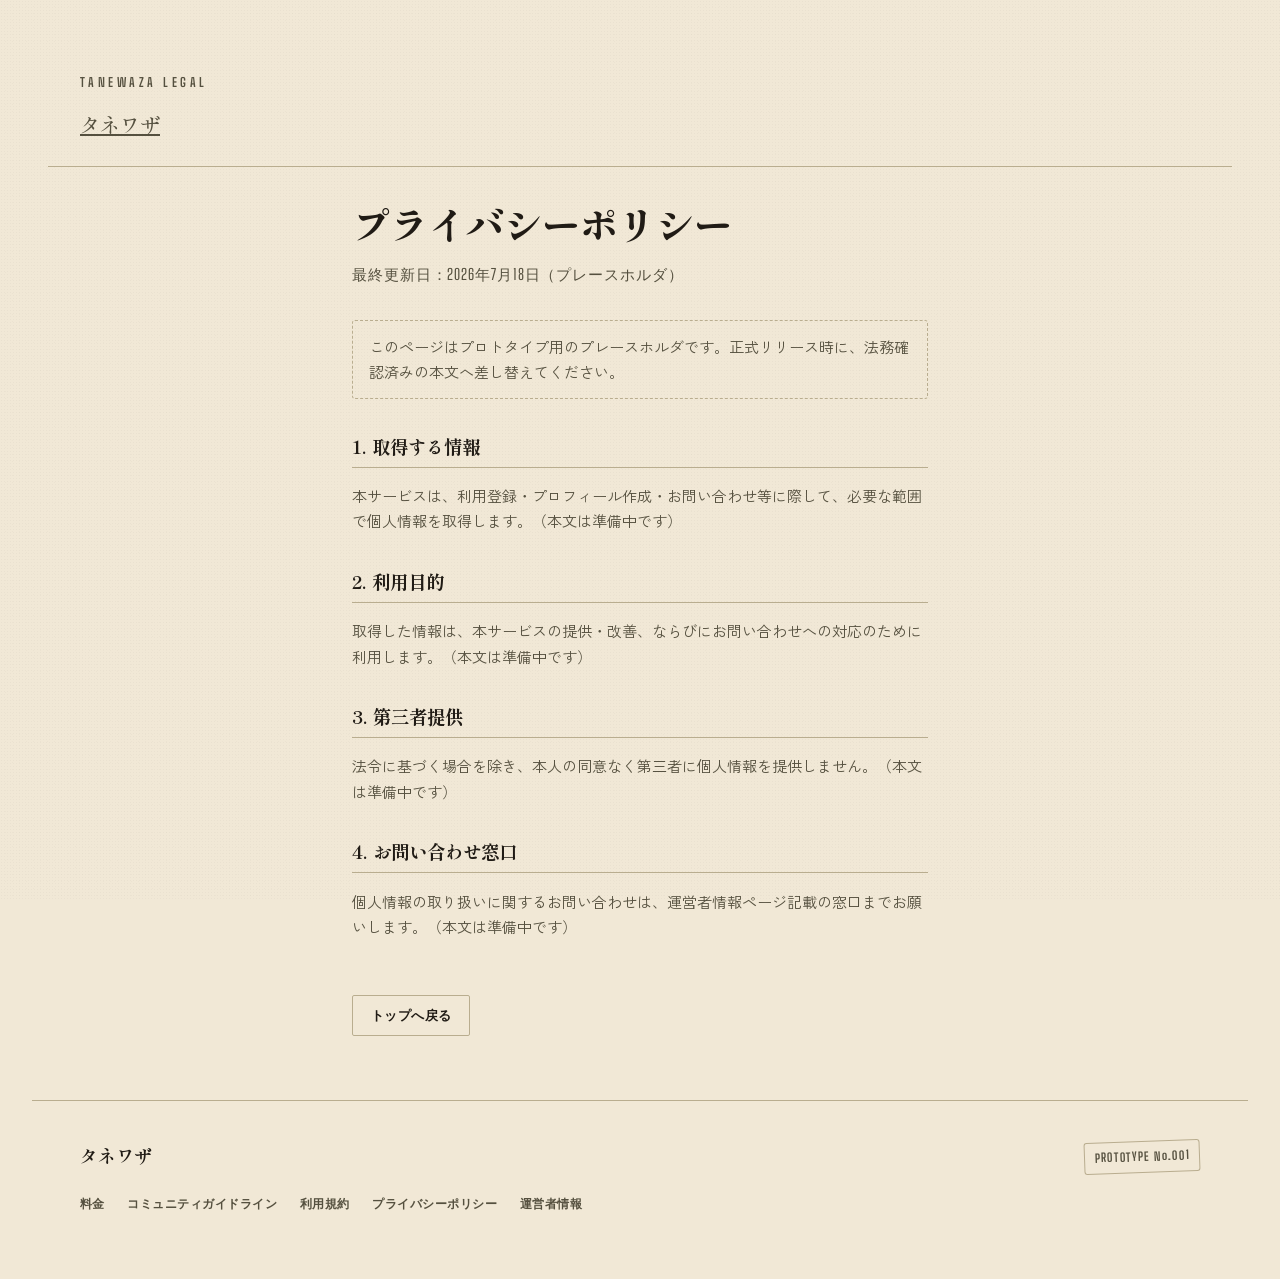
<file: privacy.html>
<!DOCTYPE html>
<html lang="ja">
<head>
<meta charset="UTF-8">
<meta name="viewport" content="width=device-width, initial-scale=1.0">
<title>プライバシーポリシー ― タネワザ</title>
<meta name="description" content="タネワザのプライバシーポリシー。取得する情報とその利用目的、第三者提供の考え方について。">
<link rel="icon" type="image/png" sizes="32x32" href="/public/favicon-32.png">
<link rel="icon" type="image/png" sizes="512x512" href="/public/favicon.png">
<link rel="apple-touch-icon" href="/public/apple-touch-icon.png">
<link rel="preconnect" href="https://fonts.googleapis.com">
<link rel="preconnect" href="https://fonts.gstatic.com" crossorigin>
<link href="https://fonts.googleapis.com/css2?family=Shippori+Mincho:wght@400;500;600;700;800&family=Zen+Kaku+Gothic+New:wght@400;500;700;900&family=Big+Shoulders+Text:wght@400;600;700&display=swap" rel="stylesheet">
<link rel="stylesheet" href="style.css">
</head>
<body>

<div class="paper-texture" aria-hidden="true"></div>

<header class="masthead">
  <div class="masthead__inner">
    <p class="masthead__kicker">TANEWAZA LEGAL</p>
    <p class="masthead__sub"><a href="index.html" style="color:inherit">タネワザ</a></p>
  </div>
</header>

<hr class="rule">

<main class="doc">
  <h1>プライバシーポリシー</h1>
  <p class="doc__updated">最終更新日：2026年7月18日（プレースホルダ）</p>

  <p class="doc__placeholder">このページはプロトタイプ用のプレースホルダです。正式リリース時に、法務確認済みの本文へ差し替えてください。</p>

  <h2>1. 取得する情報</h2>
  <p>本サービスは、利用登録・プロフィール作成・お問い合わせ等に際して、必要な範囲で個人情報を取得します。（本文は準備中です）</p>

  <h2>2. 利用目的</h2>
  <p>取得した情報は、本サービスの提供・改善、ならびにお問い合わせへの対応のために利用します。（本文は準備中です）</p>

  <h2>3. 第三者提供</h2>
  <p>法令に基づく場合を除き、本人の同意なく第三者に個人情報を提供しません。（本文は準備中です）</p>

  <h2>4. お問い合わせ窓口</h2>
  <p>個人情報の取り扱いに関するお問い合わせは、運営者情報ページ記載の窓口までお願いします。（本文は準備中です）</p>

  <a class="doc__back" href="index.html">トップへ戻る</a>
</main>

<footer class="site-footer">
  <p class="site-footer__brand">タネワザ</p>
  <p class="site-footer__stamp">PROTOTYPE No.001</p>
  <ul class="site-footer__links">
    <li><a href="pricing.html">料金</a></li>
    <li><a href="guidelines.html">コミュニティガイドライン</a></li>
    <li><a href="terms.html">利用規約</a></li>
    <li><a href="privacy.html">プライバシーポリシー</a></li>
    <li><a href="operator.html">運営者情報</a></li>
  </ul>
</footer>

</body>
</html>
</file>
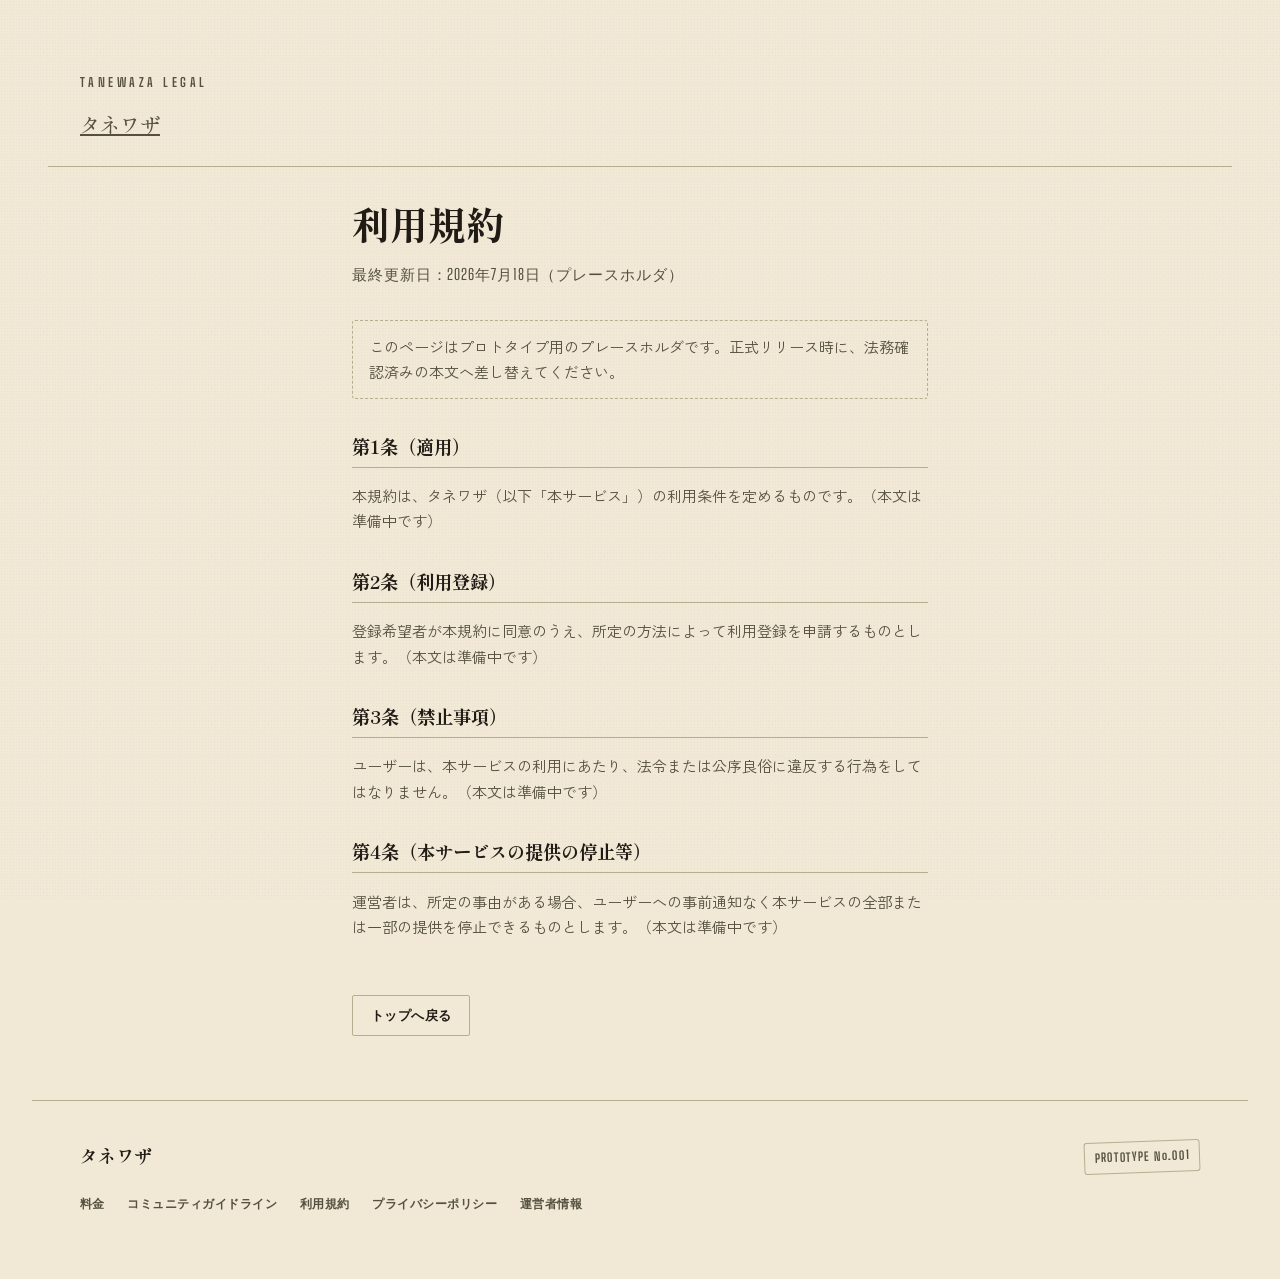
<file: terms.html>
<!DOCTYPE html>
<html lang="ja">
<head>
<meta charset="UTF-8">
<meta name="viewport" content="width=device-width, initial-scale=1.0">
<title>利用規約 ― タネワザ</title>
<meta name="description" content="タネワザの利用規約。サービスをご利用いただく際の条件を定めています。">
<link rel="icon" type="image/png" sizes="32x32" href="/public/favicon-32.png">
<link rel="icon" type="image/png" sizes="512x512" href="/public/favicon.png">
<link rel="apple-touch-icon" href="/public/apple-touch-icon.png">
<link rel="preconnect" href="https://fonts.googleapis.com">
<link rel="preconnect" href="https://fonts.gstatic.com" crossorigin>
<link href="https://fonts.googleapis.com/css2?family=Shippori+Mincho:wght@400;500;600;700;800&family=Zen+Kaku+Gothic+New:wght@400;500;700;900&family=Big+Shoulders+Text:wght@400;600;700&display=swap" rel="stylesheet">
<link rel="stylesheet" href="style.css">
</head>
<body>

<div class="paper-texture" aria-hidden="true"></div>

<header class="masthead">
  <div class="masthead__inner">
    <p class="masthead__kicker">TANEWAZA LEGAL</p>
    <p class="masthead__sub"><a href="index.html" style="color:inherit">タネワザ</a></p>
  </div>
</header>

<hr class="rule">

<main class="doc">
  <h1>利用規約</h1>
  <p class="doc__updated">最終更新日：2026年7月18日（プレースホルダ）</p>

  <p class="doc__placeholder">このページはプロトタイプ用のプレースホルダです。正式リリース時に、法務確認済みの本文へ差し替えてください。</p>

  <h2>第1条（適用）</h2>
  <p>本規約は、タネワザ（以下「本サービス」）の利用条件を定めるものです。（本文は準備中です）</p>

  <h2>第2条（利用登録）</h2>
  <p>登録希望者が本規約に同意のうえ、所定の方法によって利用登録を申請するものとします。（本文は準備中です）</p>

  <h2>第3条（禁止事項）</h2>
  <p>ユーザーは、本サービスの利用にあたり、法令または公序良俗に違反する行為をしてはなりません。（本文は準備中です）</p>

  <h2>第4条（本サービスの提供の停止等）</h2>
  <p>運営者は、所定の事由がある場合、ユーザーへの事前通知なく本サービスの全部または一部の提供を停止できるものとします。（本文は準備中です）</p>

  <a class="doc__back" href="index.html">トップへ戻る</a>
</main>

<footer class="site-footer">
  <p class="site-footer__brand">タネワザ</p>
  <p class="site-footer__stamp">PROTOTYPE No.001</p>
  <ul class="site-footer__links">
    <li><a href="pricing.html">料金</a></li>
    <li><a href="guidelines.html">コミュニティガイドライン</a></li>
    <li><a href="terms.html">利用規約</a></li>
    <li><a href="privacy.html">プライバシーポリシー</a></li>
    <li><a href="operator.html">運営者情報</a></li>
  </ul>
</footer>

</body>
</html>
</file>
<file: style.css>
/* ==================================================================
   タネワザ ― tokens
================================================================== */
:root{
  --paper:      #F1E8D6;
  --paper-card: #FBF6EA;
  --ink:        #201B15;
  --ink-soft:   #55503F;
  --line:       #B9AD8F;

  --idea:       #C86A0B;
  --idea-deep:  #8F4A06;
  --idea-tint:  #F6DDBB;

  --eng:        #1D4E4B;
  --eng-deep:   #123330;
  --eng-tint:   #CFE0DA;

  --match:      #C81E4C;
  --seal:       #C2401F;

  --font-display: "Shippori Mincho", serif;
  --font-body:    "Zen Kaku Gothic New", sans-serif;
  --font-utility: "Big Shoulders Text", sans-serif;
}

@media (prefers-color-scheme: dark){
  :root{
    --paper:      #1B1712;
    --paper-card: #24201A;
    --ink:        #EFE7D8;
    --ink-soft:   #B8AE99;
    --line:       #5B5340;

    --idea:       #F0973B;
    --idea-deep:  #F7C68C;
    --idea-tint:  #3A2A16;

    --eng:        #6FB6AC;
    --eng-deep:   #A9D8CF;
    --eng-tint:   #16302C;

    --match:      #FF6E90;
    --seal:       #E8603C;
  }
}

*, *::before, *::after{ box-sizing: border-box; }
html{ -webkit-text-size-adjust: 100%; }

/* hidden属性は、クラス側の display 指定より常に優先させる */
[hidden]{ display: none !important; }

body{
  margin: 0;
  background: var(--paper);
  color: var(--ink);
  font-family: var(--font-body);
  line-height: 1.7;
  position: relative;
  overflow-x: hidden;
}

::selection{ background: var(--idea); color: var(--paper-card); }

:focus-visible{
  outline: 2px solid var(--match);
  outline-offset: 3px;
}

/* subtle kraft-paper fibre texture, no images */
.paper-texture{
  position: fixed;
  inset: 0;
  z-index: 0;
  pointer-events: none;
  opacity: .5;
  background-image:
    radial-gradient(rgba(0,0,0,.05) .6px, transparent .6px),
    radial-gradient(rgba(0,0,0,.035) .6px, transparent .6px);
  background-size: 3px 3px, 7px 7px;
  background-position: 0 0, 2px 3px;
  mix-blend-mode: multiply;
}
@media (prefers-color-scheme: dark){
  .paper-texture{ mix-blend-mode: overlay; opacity: .35; }
}

.rule{
  border: none;
  border-top: 1px solid var(--line);
  margin: 0 clamp(1rem, 4vw, 3rem);
  position: relative;
  z-index: 1;
}
.rule--dotted{
  border-top-style: dashed;
  opacity: .8;
  margin-top: 2.5rem;
  margin-bottom: 2.5rem;
}

/* ==================================================================
   masthead
================================================================== */
.masthead{
  position: relative;
  z-index: 1;
  max-width: 76rem;
  margin: 0 auto;
  padding: clamp(2.5rem, 6vw, 4.5rem) clamp(1rem, 4vw, 3rem) 1.5rem;
  display: flex;
  justify-content: space-between;
  align-items: flex-end;
  gap: 2rem;
  flex-wrap: wrap;
}

.masthead__kicker{
  font-family: var(--font-utility);
  font-weight: 700;
  letter-spacing: .28em;
  font-size: .78rem;
  text-transform: uppercase;
  color: var(--ink-soft);
  margin: 0 0 .6rem;
}

.masthead__title{
  font-family: var(--font-display);
  font-weight: 800;
  font-size: clamp(3.6rem, 12vw, 7.5rem);
  line-height: .92;
  margin: 0;
  letter-spacing: .02em;
}

.masthead__sub{
  font-family: var(--font-display);
  font-weight: 500;
  font-size: clamp(1rem, 2vw, 1.25rem);
  margin: .9rem 0 0;
  color: var(--ink-soft);
}

.indicia{
  margin: 0 0 .4rem;
  display: flex;
  gap: 1.4rem;
  font-family: var(--font-utility);
}
.indicia > div{ text-align: right; }
.indicia dt{
  font-size: .68rem;
  letter-spacing: .12em;
  color: var(--ink-soft);
  text-transform: uppercase;
}
.indicia dd{
  margin: 0;
  font-weight: 700;
  font-size: 1rem;
}

/* ==================================================================
   prelaunch notice ― 創刊準備号 announcement bar
================================================================== */
.prelaunch{
  position: relative;
  z-index: 1;
  max-width: 76rem;
  margin: 1.4rem auto 0;
  padding: 0 clamp(1rem, 4vw, 3rem);
}
.prelaunch__inner{
  border-top: 3px double var(--ink);
  border-bottom: 3px double var(--ink);
  padding: 1.1rem 1.2rem 1.2rem;
  text-align: center;
}
.prelaunch__eyebrow{
  display: inline-block;
  font-family: var(--font-utility);
  font-weight: 700;
  font-size: .74rem;
  letter-spacing: .22em;
  color: var(--paper-card);
  background: var(--ink);
  padding: .18rem .8rem;
  margin: 0 0 .6rem;
}
.prelaunch__title{
  font-family: var(--font-display);
  font-weight: 800;
  font-size: clamp(1.1rem, 2.6vw, 1.5rem);
  margin: 0 0 .5rem;
}
.prelaunch__body{
  max-width: 44rem;
  margin: 0 auto .8rem;
  font-size: .9rem;
  color: var(--ink-soft);
}
.prelaunch__cta{
  display: inline-block;
  font-family: var(--font-utility);
  font-weight: 700;
  font-size: .84rem;
  letter-spacing: .04em;
  color: var(--match);
  text-decoration: none;
  border-bottom: 1px solid var(--match);
}
.prelaunch__cta:hover{ color: var(--ink); border-bottom-color: var(--ink); }

/* 見本ラベル（セクション見出し下） */
.column__sample-note{
  font-family: var(--font-utility);
  font-weight: 600;
  font-size: .74rem;
  letter-spacing: .04em;
  color: var(--ink-soft);
  margin: -.4rem 0 1rem;
}

/* ==================================================================
   table of contents strip
================================================================== */
.toc{
  position: relative;
  z-index: 1;
  max-width: 76rem;
  margin: 0 auto;
  padding: 0 clamp(1rem, 4vw, 3rem);
  display: flex;
  flex-wrap: wrap;
  gap: .4rem 1.4rem;
}
.toc a{
  font-family: var(--font-utility);
  font-weight: 600;
  font-size: .8rem;
  letter-spacing: .03em;
  color: var(--ink-soft);
  text-decoration: none;
  border-bottom: 1px solid transparent;
}
.toc a:hover{ color: var(--ink); border-bottom-color: var(--ink); }

/* ==================================================================
   lead paragraph
================================================================== */
.lead{
  position: relative;
  z-index: 1;
  max-width: 42rem;
  margin: 2.4rem auto 0;
  padding: 0 clamp(1rem, 4vw, 3rem);
}
.lead__text{
  font-size: clamp(1.05rem, 1.6vw, 1.2rem);
  color: var(--ink-soft);
  margin: 0;
}
.lead__text::first-letter{
  font-family: var(--font-display);
  font-weight: 800;
  font-size: 3.4em;
  float: left;
  line-height: .82;
  padding: .04em .1em 0 0;
  color: var(--ink);
}

/* ==================================================================
   vs ― hiring vs crewing comparison
================================================================== */
.vs{
  position: relative;
  z-index: 1;
  max-width: 76rem;
  margin: 0 auto;
  padding: 0 clamp(1rem, 4vw, 3rem);
  text-align: center;
}

.vs__kicker{
  font-family: var(--font-utility);
  font-weight: 700;
  letter-spacing: .28em;
  font-size: .78rem;
  text-transform: uppercase;
  color: var(--ink-soft);
  margin: 0 0 .7rem;
}

.vs__catch{
  font-family: var(--font-display);
  font-weight: 800;
  font-size: clamp(1.5rem, 4.4vw, 2.5rem);
  line-height: 1.4;
  margin: 0;
}
.vs__catch em{
  font-style: normal;
  color: var(--idea);
}

.vs__table{
  max-width: 52rem;
  margin: 2.2rem auto 0;
  border: 1px solid var(--line);
  background: var(--paper-card);
  text-align: left;
}

.vs__head,
.vs__row{
  display: grid;
  grid-template-columns: 6rem 1fr 1fr;
}
.vs__row{ border-top: 1px dashed var(--line); }

.vs__head p,
.vs__row p{
  margin: 0;
  padding: .85rem 1.1rem;
}

.vs__colhead{
  font-family: var(--font-utility);
  font-weight: 700;
  font-size: .88rem;
  letter-spacing: .06em;
}
.vs__colhead--them{ color: var(--ink-soft); }
.vs__colhead--us{
  color: var(--idea-deep);
  background: var(--idea-tint);
}

.vs__label{
  font-family: var(--font-utility);
  font-weight: 700;
  font-size: .78rem;
  letter-spacing: .08em;
  color: var(--ink-soft);
  border-right: 1px dashed var(--line);
}

.vs__them{
  font-size: .92rem;
  color: var(--ink-soft);
}
.vs__us{
  font-size: .92rem;
  font-weight: 700;
  color: var(--idea-deep);
  background: var(--idea-tint);
}

.vs__closing{
  font-family: var(--font-display);
  font-weight: 500;
  font-size: clamp(.98rem, 2vw, 1.15rem);
  color: var(--ink-soft);
  line-height: 1.9;
  margin: 1.8rem 0 0;
}
.vs__closing strong{
  font-weight: 800;
  color: var(--ink);
}

@media (max-width: 640px){
  .vs__head,
  .vs__row{ grid-template-columns: 1fr 1fr; }
  .vs__head .vs__label{ display: none; }
  .vs__row .vs__label{
    grid-column: 1 / -1;
    border-right: none;
    padding-bottom: 0;
  }
}

/* ==================================================================
   board / columns
================================================================== */
/* 長い語（URL・英字の長いタグ等）でも枠を割らない保険 */
.card__catch, .card__code, .card__name, .card__tags li,
.role-chip, .card__role-badge, .column__note{
  overflow-wrap: anywhere;
  word-break: normal;
}

.board{
  position: relative;
  z-index: 1;
  max-width: 76rem;
  margin: 0 auto;
  padding: 0 clamp(1rem, 4vw, 3rem) 3rem;
  display: grid;
  grid-template-columns: 1fr auto 1fr;
  gap: clamp(1.5rem, 4vw, 2.5rem);
  align-items: start;
}

.board__divider{
  width: 1px;
  align-self: stretch;
  background: repeating-linear-gradient(
    to bottom, var(--line) 0 6px, transparent 6px 12px
  );
}

.column__head{
  margin-bottom: 1.6rem;
  padding-bottom: .9rem;
  border-bottom: 3px solid currentColor;
}
.column--idea .column__head{ color: var(--idea); }
.column--engineer .column__head{ color: var(--eng); }

.column__title{
  font-family: var(--font-utility);
  font-weight: 700;
  font-size: clamp(1.4rem, 2.6vw, 1.9rem);
  letter-spacing: .04em;
  margin: 0;
}
.column__sub{
  font-family: var(--font-body);
  color: var(--ink-soft);
  font-size: .92rem;
  margin: .25rem 0 0;
}

/* 職種フィルター */
.role-filter{
  display: flex;
  flex-wrap: wrap;
  gap: .5rem;
  margin: 1rem 0 1.4rem;
}
.role-filter__btn{
  font-family: var(--font-utility);
  font-weight: 600;
  font-size: .8rem;
  letter-spacing: .02em;
  background: transparent;
  border: 1px solid var(--line);
  color: var(--ink-soft);
  padding: .35rem .8rem;
  border-radius: 100px;
  cursor: pointer;
  transition: background .15s ease, color .15s ease, border-color .15s ease;
}
.role-filter__btn:hover{ border-color: var(--eng); color: var(--eng-deep); }
.role-filter__btn.is-active{
  background: var(--eng);
  border-color: var(--eng);
  color: var(--paper-card);
}

@media (max-width: 767px){
  .role-filter{
    flex-wrap: nowrap;
    overflow-x: auto;
    -webkit-overflow-scrolling: touch;
    scrollbar-width: none;
    margin-inline: calc(-1 * clamp(1rem, 4vw, 3rem));
    padding-inline: clamp(1rem, 4vw, 3rem);
    padding-bottom: .3rem;
  }
  .role-filter::-webkit-scrollbar{ display: none; }
  .role-filter__btn{ flex: none; white-space: nowrap; }
}

/* グリッド/フレックスの子は min-width:auto だと中身の最小幅で潰れず
   トラックを押し広げる。0 を明示して狭い画面でも確実に収める */
.column{ min-width: 0; }

.cards{
  display: grid;
  grid-template-columns: 1fr;
  gap: 1.7rem;
  min-width: 0;
}
.cards > .card{ min-width: 0; }
@media (min-width: 640px){
  .cards{ grid-template-columns: repeat(2, 1fr); }
}
@media (max-width: 767px){
  .board{ grid-template-columns: 1fr; }
  .board__divider{ display: none; }
  .column + .column{ margin-top: 1rem; }
}

/* ==================================================================
   profile card
================================================================== */
.card{
  --tilt: 0deg;
  background: var(--paper-card);
  border: 1px solid var(--line);
  border-radius: 2px;
  padding: 2.9rem 1.3rem 1.1rem;
  position: relative;
  box-shadow: 0 1px 0 rgba(0,0,0,.03), 0 10px 18px -14px rgba(0,0,0,.35);
  transform: rotate(var(--tilt));
  transition: transform .25s ease, box-shadow .25s ease;
}
.card{ cursor: pointer; }
.card:hover{
  transform: rotate(0deg) translateY(-3px);
  box-shadow: 0 16px 26px -16px rgba(0,0,0,.4);
}
@media (prefers-reduced-motion: reduce){
  .card{ transition: none; }
  .card:hover{ transform: none; }
}

.card__pin{
  position: absolute;
  top: -8px;
  left: 50%;
  translate: -50% 0;
  width: 14px;
  height: 14px;
  border-radius: 50%;
  background: radial-gradient(circle at 30% 30%, #fff5, transparent 60%), var(--pin-color, var(--match));
  box-shadow: 0 2px 3px rgba(0,0,0,.35);
}
.column--idea .card__pin{ --pin-color: var(--idea); }
.column--engineer .card__pin{ --pin-color: var(--eng); }

/* 見本バッジ（カード左上） */
.card__sample{
  position: absolute;
  top: .6rem;
  left: .6rem;
  font-family: var(--font-utility);
  font-weight: 700;
  font-size: .62rem;
  letter-spacing: .08em;
  color: var(--ink-soft);
  background: var(--paper);
  border: 1px solid var(--line);
  border-radius: 2px;
  padding: .05rem .35rem;
  z-index: 2;
}

.card__code{
  font-family: var(--font-utility);
  font-weight: 600;
  font-size: .72rem;
  letter-spacing: .08em;
  color: var(--ink-soft);
  display: block;
  margin-bottom: .6rem;
}

.card__top{
  display: flex;
  align-items: center;
  gap: .8rem;
  margin-bottom: .7rem;
}

.card__icon{
  flex: none;
  width: 2.6rem;
  height: 2.6rem;
  border-radius: 50%;
  display: grid;
  place-items: center;
  border: 2px solid currentColor;
}
.column--idea .card__icon{ color: var(--idea); background: var(--idea-tint); }
.column--engineer .card__icon{ color: var(--eng); background: var(--eng-tint); }
.card__icon svg{ width: 1.35rem; height: 1.35rem; stroke: currentColor; fill: none; }

.card__name{
  font-family: var(--font-display);
  font-weight: 700;
  font-size: 1.15rem;
  margin: 0;
}

.card__catch{
  font-size: .96rem;
  color: var(--ink);
  margin: 0 0 .85rem;
}
.card__catch::before{ content: "「"; }
.card__catch::after{ content: "」"; }

.card__tags{
  list-style: none;
  display: flex;
  flex-wrap: wrap;
  gap: .4rem;
  margin: 0 0 1.1rem;
  padding: 0;
}
.card__tags li{
  font-family: var(--font-utility);
  font-size: .74rem;
  font-weight: 600;
  letter-spacing: .02em;
  padding: .18rem .6rem;
  border: 1px solid var(--line);
  border-radius: 100px;
  color: var(--ink-soft);
}

/* 職種バッジ ― creator's primary role, a solid pill (distinct from outlined skill tags) */
.card__role-badge{
  font-family: var(--font-utility);
  font-weight: 700;
  font-size: .72rem;
  letter-spacing: .04em;
  display: inline-block;
  padding: .15rem .55rem;
  border-radius: 100px;
  background: var(--eng);
  color: var(--paper-card);
  margin-top: .2rem;
}

/* 連携済みバッジ ― creator has registered 実績リンク */
.card__verified{
  font-family: var(--font-utility);
  font-weight: 700;
  font-size: .68rem;
  letter-spacing: .04em;
  display: inline-block;
  padding: .15rem .5rem;
  border-radius: 100px;
  border: 1px solid var(--eng);
  color: var(--eng-deep);
  margin-top: .2rem;
  margin-left: .35rem;
  vertical-align: middle;
}

/* 作り手の実在に関する補足 */
.column__note{
  font-size: .78rem;
  color: var(--ink-soft);
  margin: 0 0 1.2rem;
}

/* 募集ロール ― project recruitment chips (open vs full) */
.card__roles{
  list-style: none;
  display: flex;
  flex-wrap: wrap;
  gap: .4rem;
  margin: 0 0 1.1rem;
  padding: 0;
}
.role-chip{
  font-family: var(--font-utility);
  font-size: .74rem;
  font-weight: 700;
  letter-spacing: .02em;
  padding: .2rem .65rem;
  border-radius: 100px;
  border: 1px solid var(--idea);
  color: var(--idea-deep);
}
.role-chip--full{
  border-color: var(--line);
  color: var(--ink-soft);
  text-decoration: line-through;
  opacity: .7;
}

.card__footer{
  display: flex;
  justify-content: space-between;
  align-items: center;
  gap: .6rem;
}

.card__report{
  font-family: var(--font-utility);
  font-weight: 600;
  font-size: .72rem;
  letter-spacing: .04em;
  color: var(--ink-soft);
  text-decoration: none;
  border-bottom: 1px solid transparent;
}
.card__report:hover{ color: var(--match); border-bottom-color: var(--match); }

/* like button styled as a rubber stamp */
.stamp-btn{
  font-family: var(--font-utility);
  font-weight: 700;
  font-size: .84rem;
  letter-spacing: .06em;
  background: transparent;
  cursor: pointer;
  padding: .5rem 1.1rem;
  border: 2px solid currentColor;
  border-radius: 255px 15px 225px 15px / 15px 225px 15px 255px;
  display: inline-flex;
  align-items: center;
  gap: .4rem;
  transition: transform .15s ease, background .15s ease, color .15s ease;
}
.column--idea .stamp-btn{ color: var(--idea-deep); }
.column--engineer .stamp-btn{ color: var(--eng-deep); }

.stamp-btn:hover{ background: currentColor; }
.stamp-btn:hover .stamp-btn__label{ color: var(--paper-card); }
.stamp-btn__label{ transition: color .15s ease; }

.stamp-btn:active{ transform: scale(.94) rotate(-2deg); }

.stamp-btn.is-liked{
  color: var(--ink-soft);
  border-color: var(--line);
  cursor: default;
  transform: rotate(-3deg);
}
.stamp-btn.is-liked:hover{ background: transparent; }
.stamp-btn.is-liked .stamp-btn__label{ color: var(--ink-soft); }

@keyframes stampDown{
  0%{ transform: scale(1.7) rotate(-8deg); opacity: 0; }
  60%{ transform: scale(.94) rotate(-3deg); opacity: 1; }
  100%{ transform: scale(1) rotate(-3deg); opacity: 1; }
}
.stamp-btn.is-liked{ animation: stampDown .32s ease-out; }
@media (prefers-reduced-motion: reduce){
  .stamp-btn.is-liked{ animation: none; }
}

/* ==================================================================
   footer
================================================================== */
.site-footer{
  position: relative;
  z-index: 1;
  max-width: 76rem;
  margin: 0 auto;
  padding: 2.5rem clamp(1rem, 4vw, 3rem) 4rem;
  border-top: 1px solid var(--line);
  display: flex;
  flex-wrap: wrap;
  align-items: center;
  justify-content: space-between;
  gap: 1rem;
}
.site-footer__brand{
  font-family: var(--font-display);
  font-weight: 700;
  font-size: 1.1rem;
  margin: 0;
}
.site-footer__note{
  font-size: .82rem;
  color: var(--ink-soft);
  margin: 0;
  max-width: 32rem;
}
.site-footer__stamp{
  font-family: var(--font-utility);
  font-weight: 700;
  font-size: .74rem;
  letter-spacing: .08em;
  color: var(--ink-soft);
  border: 1px solid var(--line);
  padding: .3rem .6rem;
  border-radius: 3px;
  transform: rotate(-2deg);
  margin: 0;
}

/* ==================================================================
   match bulletin overlay ― signature moment
================================================================== */
.match-overlay{
  position: fixed;
  inset: 0;
  z-index: 10;
  display: grid;
  place-items: center;
  padding: 1.5rem;
}
.match-overlay[hidden]{ display: none; }

.match-overlay__scrim{
  position: absolute;
  inset: 0;
  background: rgba(20, 16, 10, .55);
  backdrop-filter: blur(1px);
  animation: scrimIn .25s ease-out;
}
@keyframes scrimIn{ from{ opacity: 0; } to{ opacity: 1; } }

.match-bulletin{
  position: relative;
  width: min(26rem, 100%);
  background: var(--paper-card);
  color: var(--ink);
  padding: 2.4rem 2rem 2rem;
  text-align: center;
  clip-path: polygon(
    0% 2%, 4% 0%, 12% 1.5%, 20% 0%, 30% 1%, 40% 0%, 52% 1.4%, 62% 0%, 74% 1%, 86% 0%, 94% 1.6%, 100% 0%,
    100% 98%, 94% 100%, 84% 98.5%, 74% 100%, 63% 98.6%, 52% 100%, 41% 98.8%, 30% 100%, 18% 98.5%, 8% 100%, 0% 98%
  );
  box-shadow: 0 30px 60px -20px rgba(0,0,0,.5);
  animation: bulletinDrop .45s cubic-bezier(.2,.9,.3,1.2);
}
@keyframes bulletinDrop{
  from{ transform: translateY(-40px) rotate(-1.5deg); opacity: 0; }
  to{ transform: translateY(0) rotate(0deg); opacity: 1; }
}
@media (prefers-reduced-motion: reduce){
  .match-overlay__scrim, .match-bulletin{ animation: none; }
}

.match-bulletin__kicker{
  font-family: var(--font-utility);
  font-weight: 700;
  letter-spacing: .3em;
  font-size: .78rem;
  color: var(--match);
  margin: 0 0 .3rem;
}

.match-bulletin__stamp{
  font-family: var(--font-display);
  font-weight: 800;
  font-size: clamp(2.6rem, 8vw, 3.4rem);
  color: var(--match);
  border: 4px solid var(--match);
  display: inline-block;
  padding: .05em .3em;
  transform: rotate(-4deg);
  margin: .2rem 0 1.4rem;
  border-radius: 255px 15px 225px 15px / 15px 225px 15px 255px;
}

.match-bulletin__portraits{
  display: flex;
  align-items: center;
  justify-content: center;
  gap: .4rem;
  margin-bottom: 1.4rem;
}

.match-portrait{
  display: flex;
  flex-direction: column;
  align-items: center;
  gap: .5rem;
}
.match-portrait__icon{
  width: 4rem;
  height: 4rem;
  border-radius: 50%;
  display: grid;
  place-items: center;
  border: 3px solid var(--ink);
  background: var(--paper);
}
.match-portrait__icon svg{ width: 2rem; height: 2rem; stroke: currentColor; fill: none; }
.match-portrait--you .match-portrait__icon{ color: var(--ink-soft); }
.match-portrait--them .match-portrait__icon{ color: var(--match); border-color: var(--match); }

.match-portrait__name{
  font-family: var(--font-utility);
  font-weight: 700;
  font-size: .82rem;
}

.match-string{
  width: 3.4rem;
  height: 2rem;
  overflow: visible;
}
.match-string path{
  fill: none;
  stroke: var(--match);
  stroke-width: 2.5;
  stroke-linecap: round;
}
.match-string circle{ fill: var(--ink); }

.match-bulletin__body{
  font-size: 1rem;
  margin: 0 0 1.6rem;
}
#match-partner-name{ font-weight: 700; }

.match-bulletin__actions{
  display: flex;
  justify-content: center;
  gap: .7rem;
  flex-wrap: wrap;
}

.match-bulletin__close,
.match-bulletin__message{
  font-family: var(--font-utility);
  font-weight: 700;
  letter-spacing: .06em;
  font-size: .88rem;
  border: none;
  padding: .7rem 1.6rem;
  border-radius: 2px;
  cursor: pointer;
}
.match-bulletin__close{
  background: transparent;
  color: var(--ink);
  border: 1px solid var(--line);
}
.match-bulletin__close:hover{ background: var(--ink); color: var(--paper-card); }

.match-bulletin__message{
  background: var(--match);
  color: var(--paper-card);
}
.match-bulletin__message:hover{ background: var(--ink); }

/* ==================================================================
   generic overlay (profile detail / chat)
================================================================== */
.overlay{
  position: fixed;
  inset: 0;
  z-index: 10;
  display: grid;
  place-items: center;
  padding: 1.5rem;
}
.overlay[hidden]{ display: none; }

.overlay__scrim{
  position: absolute;
  inset: 0;
  background: rgba(20, 16, 10, .55);
  backdrop-filter: blur(1px);
  animation: scrimIn .25s ease-out;
}
@media (prefers-reduced-motion: reduce){
  .overlay__scrim{ animation: none; }
}

/* ---- profile detail panel ---- */
.detail-panel{
  position: relative;
  width: min(28rem, 100%);
  max-height: 88vh;
  overflow-y: auto;
  background: var(--paper-card);
  color: var(--ink);
  border: 1px solid var(--line);
  padding: 2.2rem 1.8rem 1.8rem;
  animation: panelIn .25s ease-out;
}
@keyframes panelIn{
  from{ transform: translateY(16px); opacity: 0; }
  to{ transform: translateY(0); opacity: 1; }
}
@media (prefers-reduced-motion: reduce){
  .detail-panel{ animation: none; }
}

.detail-panel__close{
  position: absolute;
  top: 1rem;
  right: 1rem;
  width: 2rem;
  height: 2rem;
  border-radius: 50%;
  border: 1px solid var(--line);
  background: transparent;
  color: var(--ink);
  font-size: 1.2rem;
  line-height: 1;
  cursor: pointer;
}
.detail-panel__close:hover{ background: var(--ink); color: var(--paper-card); }

.detail-panel__code{
  font-family: var(--font-utility);
  font-weight: 600;
  font-size: .74rem;
  letter-spacing: .08em;
  color: var(--ink-soft);
  display: block;
  margin-bottom: .8rem;
}

.detail-panel__top{
  display: flex;
  align-items: center;
  gap: 1rem;
  margin-bottom: 1rem;
}
.detail-panel__icon{
  flex: none;
  width: 3.4rem;
  height: 3.4rem;
  border-radius: 50%;
  display: grid;
  place-items: center;
  border: 2px solid currentColor;
  color: var(--idea);
  background: var(--idea-tint);
}
.detail-panel__icon svg{ width: 1.7rem; height: 1.7rem; stroke: currentColor; fill: none; }
.detail-panel[data-side="engineer"] .detail-panel__icon{ color: var(--eng); background: var(--eng-tint); }

.detail-panel__name{
  font-family: var(--font-display);
  font-weight: 700;
  font-size: 1.4rem;
  margin: 0;
}

.detail-panel__catch{
  font-size: 1.02rem;
  margin: 0 0 1rem;
}
.detail-panel__catch::before{ content: "「"; }
.detail-panel__catch::after{ content: "」"; }

.detail-panel__bio{
  font-size: .92rem;
  color: var(--ink-soft);
  margin: 0 0 1.2rem;
}

.detail-panel__section-label{
  font-family: var(--font-utility);
  font-weight: 700;
  font-size: .72rem;
  letter-spacing: .08em;
  color: var(--ink-soft);
  margin: 0 0 .5rem;
}

.detail-panel__tags{
  list-style: none;
  display: flex;
  flex-wrap: wrap;
  gap: .4rem;
  margin: 0 0 1.4rem;
  padding: 0;
}
.detail-panel__tags li{
  font-family: var(--font-utility);
  font-size: .74rem;
  font-weight: 600;
  padding: .18rem .6rem;
  border: 1px solid var(--line);
  border-radius: 100px;
  color: var(--ink-soft);
}
.detail-panel__tags .role-chip{
  border-color: var(--idea);
  color: var(--idea-deep);
  background: transparent;
}
.detail-panel__tags .role-chip--full{
  border-color: var(--line);
  color: var(--ink-soft);
  text-decoration: line-through;
  opacity: .7;
}

.detail-panel__report{
  display: block;
  text-align: center;
  margin-top: .9rem;
  font-family: var(--font-utility);
  font-weight: 600;
  font-size: .74rem;
  letter-spacing: .04em;
  color: var(--ink-soft);
  text-decoration: none;
}
.detail-panel__report:hover{ color: var(--match); text-decoration: underline; }

/* 実績リンク chips */
.detail-panel__links{
  list-style: none;
  display: flex;
  flex-wrap: wrap;
  gap: .45rem;
  margin: 0 0 1rem;
  padding: 0;
}
.detail-panel__links a{
  display: inline-flex;
  align-items: center;
  gap: .3rem;
  font-family: var(--font-utility);
  font-weight: 600;
  font-size: .78rem;
  letter-spacing: .03em;
  padding: .3rem .75rem;
  border: 1px solid var(--eng);
  border-radius: 100px;
  color: var(--eng-deep);
  text-decoration: none;
  transition: background .15s ease, color .15s ease;
}
.detail-panel__links a::after{ content: "↗"; font-size: .72em; }
.detail-panel__links a:hover{ background: var(--eng); color: var(--paper-card); }
.detail-panel__links-empty{
  font-size: .8rem;
  color: var(--ink-soft);
}

.detail-panel__note{
  font-size: .78rem;
  color: var(--ink-soft);
  line-height: 1.6;
  border-left: 2px solid var(--line);
  padding-left: .7rem;
  margin: 0 0 1.2rem;
}

.detail-panel__like{ width: 100%; justify-content: center; color: var(--idea-deep); }
.detail-panel[data-side="engineer"] .detail-panel__like{ color: var(--eng-deep); }

/* ==================================================================
   matches section
================================================================== */
.matches{
  position: relative;
  z-index: 1;
  max-width: 76rem;
  margin: 0 auto;
  padding: 0 clamp(1rem, 4vw, 3rem) 1rem;
}
.matches__head{ color: var(--match); }

.matches__empty{
  color: var(--ink-soft);
  font-size: .94rem;
}

.matches__list{
  list-style: none;
  margin: 0;
  padding: 0;
  display: grid;
  grid-template-columns: repeat(auto-fill, minmax(15rem, 1fr));
  gap: 1rem;
}

.match-row{
  display: flex;
  flex-direction: column;
  gap: .7rem;
  border: 1px solid var(--line);
  background: var(--paper-card);
  padding: .9rem 1rem;
}
.match-row__head{
  display: flex;
  align-items: center;
  gap: .8rem;
}
.match-row__icon{
  flex: none;
  width: 2.4rem;
  height: 2.4rem;
  border-radius: 50%;
  display: grid;
  place-items: center;
  border: 2px solid var(--match);
  color: var(--match);
}
.match-row__icon svg{ width: 1.2rem; height: 1.2rem; stroke: currentColor; fill: none; }

.match-row__id{ flex: 1; min-width: 0; }
.match-row__name{
  font-family: var(--font-display);
  font-weight: 700;
  font-size: .96rem;
  margin: 0;
}

.match-row__terms{
  margin: 0;
  padding: .6rem .8rem;
  border: 1px dashed var(--line);
  border-radius: 3px;
  display: grid;
  gap: .4rem;
}
.match-row__terms > div{
  display: grid;
  grid-template-columns: 4.5rem 1fr;
  gap: .5rem;
  align-items: baseline;
}
.match-row__terms dt{
  font-family: var(--font-utility);
  font-weight: 700;
  font-size: .7rem;
  letter-spacing: .04em;
  color: var(--match);
}
.match-row__terms dd{
  margin: 0;
  font-size: .82rem;
  color: var(--ink);
  overflow-wrap: anywhere;
}

.match-row__preview{
  font-size: .78rem;
  color: var(--ink-soft);
  margin: 0;
  white-space: nowrap;
  overflow: hidden;
  text-overflow: ellipsis;
}

.match-row__button{
  flex: none;
  font-family: var(--font-utility);
  font-weight: 700;
  font-size: .74rem;
  letter-spacing: .04em;
  background: transparent;
  border: 1px solid var(--match);
  color: var(--match);
  padding: .4rem .7rem;
  border-radius: 2px;
  cursor: pointer;
}
.match-row__button:hover{ background: var(--match); color: var(--paper-card); }

/* ==================================================================
   chat panel
================================================================== */
.chat-panel{
  position: relative;
  width: min(26rem, 100%);
  height: min(34rem, 84vh);
  background: var(--paper-card);
  color: var(--ink);
  border: 1px solid var(--line);
  display: flex;
  flex-direction: column;
  animation: panelIn .25s ease-out;
}
@media (prefers-reduced-motion: reduce){ .chat-panel{ animation: none; } }

.chat-panel__header{
  flex: none;
  display: flex;
  align-items: center;
  gap: .7rem;
  padding: 1rem 1.1rem;
  border-bottom: 1px solid var(--line);
}
.chat-panel__icon{
  flex: none;
  width: 2.4rem;
  height: 2.4rem;
  border-radius: 50%;
  display: grid;
  place-items: center;
  border: 2px solid var(--match);
  color: var(--match);
}
.chat-panel__icon svg{ width: 1.2rem; height: 1.2rem; stroke: currentColor; fill: none; }
.chat-panel__heading{ flex: 1; min-width: 0; }
.chat-panel__name{
  font-family: var(--font-display);
  font-weight: 700;
  font-size: 1rem;
  margin: 0;
}
.chat-panel__code{
  font-family: var(--font-utility);
  font-size: .7rem;
  color: var(--ink-soft);
  margin: 0;
}
.chat-panel__close{
  flex: none;
  width: 1.9rem;
  height: 1.9rem;
  border-radius: 50%;
  border: 1px solid var(--line);
  background: transparent;
  color: var(--ink);
  font-size: 1.1rem;
  line-height: 1;
  cursor: pointer;
}
.chat-panel__close:hover{ background: var(--ink); color: var(--paper-card); }

.chat-panel__log{
  flex: 1;
  overflow-y: auto;
  padding: 1rem 1.1rem;
  display: flex;
  flex-direction: column;
  gap: .6rem;
}

.bubble{
  max-width: 78%;
  padding: .55rem .8rem;
  font-size: .88rem;
  line-height: 1.5;
  border-radius: 3px;
}
.bubble--system{
  align-self: center;
  max-width: 90%;
  color: var(--ink-soft);
  font-size: .78rem;
  text-align: center;
  border: none;
}
.bubble--them{
  align-self: flex-start;
  background: var(--paper);
  border: 1px solid var(--line);
  border-bottom-left-radius: 0;
}
.bubble--you{
  align-self: flex-end;
  background: var(--ink);
  color: var(--paper-card);
  border-bottom-right-radius: 0;
}

.bubble--typing{
  display: flex;
  gap: .25rem;
  align-items: center;
  padding: .7rem .9rem;
}
.bubble--typing span{
  width: .4rem;
  height: .4rem;
  border-radius: 50%;
  background: var(--ink-soft);
  animation: typingPulse 1s ease-in-out infinite;
}
.bubble--typing span:nth-child(2){ animation-delay: .15s; }
.bubble--typing span:nth-child(3){ animation-delay: .3s; }
@keyframes typingPulse{
  0%, 60%, 100%{ opacity: .3; transform: translateY(0); }
  30%{ opacity: 1; transform: translateY(-2px); }
}
@media (prefers-reduced-motion: reduce){
  .bubble--typing span{ animation: none; opacity: .7; }
}

.chat-panel__form{
  flex: none;
  display: flex;
  gap: .5rem;
  padding: .8rem;
  border-top: 1px solid var(--line);
}
.chat-panel__input{
  flex: 1;
  min-width: 0;
  font-family: var(--font-body);
  font-size: .9rem;
  padding: .55rem .7rem;
  border: 1px solid var(--line);
  border-radius: 2px;
  background: var(--paper);
  color: var(--ink);
}
.chat-panel__send{
  flex: none;
  font-family: var(--font-utility);
  font-weight: 700;
  font-size: .84rem;
  background: var(--ink);
  color: var(--paper-card);
  border: none;
  padding: 0 1.1rem;
  border-radius: 2px;
  cursor: pointer;
}
.chat-panel__send:hover{ background: var(--match); }
.chat-panel__send:disabled{ opacity: .4; cursor: default; }

/* ==================================================================
   showcase
================================================================== */
.showcase{
  position: relative;
  z-index: 1;
  max-width: 76rem;
  margin: 0 auto;
  padding: 0 clamp(1rem, 4vw, 3rem) 1rem;
}
.showcase__head{ color: var(--eng); }

.showcase__list{
  list-style: none;
  margin: 0 0 1.8rem;
  padding: 0;
  display: grid;
  grid-template-columns: repeat(auto-fill, minmax(16rem, 1fr));
  gap: 1.2rem;
}

.showcase-card{
  position: relative;
  border: 1px solid var(--line);
  background: var(--paper-card);
  padding: 1.1rem 1.1rem 1rem;
}

.showcase-card__badge{
  display: inline-block;
  font-family: var(--font-utility);
  font-weight: 700;
  font-size: .68rem;
  letter-spacing: .04em;
  color: var(--match);
  border: 1px solid var(--match);
  border-radius: 100px;
  padding: .15rem .6rem;
  margin-bottom: .7rem;
}

.showcase-card__title{
  font-family: var(--font-display);
  font-weight: 700;
  font-size: 1.02rem;
  margin: 0 0 .6rem;
}

.showcase-card__crew{
  display: flex;
  flex-wrap: wrap;
  gap: .5rem;
  list-style: none;
  margin: 0;
  padding: 0;
  font-size: .78rem;
  color: var(--ink-soft);
}
.showcase-card__crew li{
  border: 1px solid var(--line);
  border-radius: 100px;
  padding: .15rem .6rem;
}
.showcase-card__crew b{ color: var(--ink); font-weight: 700; }

.showcase__cta{
  border-top: 1px dashed var(--line);
  padding-top: 1.4rem;
  text-align: center;
}
.showcase__cta-text{
  margin: 0 0 .8rem;
  color: var(--ink-soft);
}
.showcase__cta-button{
  font-family: var(--font-utility);
  font-weight: 700;
  font-size: .88rem;
  letter-spacing: .04em;
  background: var(--eng);
  color: var(--paper-card);
  border: none;
  padding: .65rem 1.5rem;
  border-radius: 2px;
  cursor: pointer;
}
.showcase__cta-button:hover{ background: var(--match); }
.showcase__cta-note{
  margin: .8rem 0 0;
  font-size: .82rem;
  color: var(--ink-soft);
}

/* ==================================================================
   partners (coming soon)
================================================================== */
.partners,
.join{
  position: relative;
  z-index: 1;
  max-width: 76rem;
  margin: 0 auto;
  padding: 0 clamp(1rem, 4vw, 3rem) 1rem;
}

/* 創刊メンバー募集セクション ― 本命CTA。差し色の紅で存在感を出す */
.join__head{ border-bottom-color: var(--match); color: var(--match); }
.join__eyebrow{
  display: inline-block;
  font-family: var(--font-utility);
  font-weight: 700;
  font-size: .72rem;
  letter-spacing: .18em;
  color: var(--paper-card);
  background: var(--match);
  padding: .18rem .7rem;
  margin: 0 0 .6rem;
}
.join__body{
  max-width: 42rem;
  color: var(--ink-soft);
  font-size: .96rem;
  margin: 0 0 1.6rem;
}
.join__role{
  gap: .1rem;
  border: none;
  margin: 0;
  padding: 0;
  min-width: 0;
}
.join__role legend{
  font-size: .84rem;
  color: var(--ink-soft);
  padding: 0;
  margin-bottom: .3rem;
}
.join__radio{
  display: flex;
  align-items: center;
  gap: .5rem;
  font-size: .9rem;
  color: var(--ink);
  padding: .3rem 0;
  cursor: pointer;
}
/* .partners__field input のテキスト入力スタイルを打ち消してラジオに戻す */
.join__radio input[type="radio"]{
  width: auto;
  padding: 0;
  margin: 0;
  border: none;
  background: none;
  accent-color: var(--match);
  flex: none;
}
.join__form .partners__submit{ background: var(--match); }
.join__form .partners__submit:hover{ background: var(--ink); }

.partners__head{ border-bottom-color: var(--line); color: var(--ink); }

.partners__ribbon{
  display: inline-block;
  font-family: var(--font-utility);
  font-weight: 700;
  font-size: .7rem;
  letter-spacing: .18em;
  color: var(--match);
  border: 1px solid var(--match);
  padding: .15rem .6rem;
  border-radius: 2px;
  transform: rotate(-2deg);
  margin: 0 0 .6rem;
}

.partners__body{
  max-width: 40rem;
  color: var(--ink-soft);
  font-size: .94rem;
  margin: 0 0 1.6rem;
}

.partners__form{
  display: grid;
  grid-template-columns: repeat(auto-fit, minmax(14rem, 1fr));
  gap: 1rem 1.2rem;
  max-width: 46rem;
}
.partners__field{
  display: flex;
  flex-direction: column;
  gap: .35rem;
  font-size: .84rem;
  color: var(--ink-soft);
}
.partners__field--wide{ grid-column: 1 / -1; }

.partners__field input,
.partners__field textarea{
  font-family: var(--font-body);
  font-size: .92rem;
  padding: .55rem .7rem;
  border: 1px solid var(--line);
  border-radius: 2px;
  background: var(--paper);
  color: var(--ink);
  resize: vertical;
}

/* ハニーポット ― 人間には見えず、ボットだけが入力する */
.partners__gotcha{
  position: absolute;
  left: -9999px;
  width: 1px;
  height: 1px;
  opacity: 0;
  pointer-events: none;
}

.partners__submit{
  grid-column: 1 / -1;
  justify-self: start;
  font-family: var(--font-utility);
  font-weight: 700;
  font-size: .88rem;
  letter-spacing: .04em;
  background: var(--ink);
  color: var(--paper-card);
  border: none;
  padding: .7rem 1.8rem;
  border-radius: 2px;
  cursor: pointer;
  margin-top: .3rem;
}
.partners__submit:hover{ background: var(--match); }

.partners__confirm{
  max-width: 40rem;
  font-size: .94rem;
  color: var(--eng-deep);
  border: 1px solid var(--eng);
  padding: .9rem 1.1rem;
  border-radius: 2px;
  background: var(--eng-tint);
}

.partners__error{
  max-width: 40rem;
  font-size: .94rem;
  color: var(--match);
  border: 1px solid var(--match);
  padding: .9rem 1.1rem;
  border-radius: 2px;
  margin-top: 1rem;
}

/* ==================================================================
   first-message template picker (modal / mobile bottom sheet)
================================================================== */
.tpl-panel{
  position: relative;
  width: min(24rem, 100%);
  max-height: 88vh;
  overflow-y: auto;
  background: var(--paper-card);
  color: var(--ink);
  border: 1px solid var(--line);
  padding: 1.6rem 1.4rem 1.4rem;
  animation: panelIn .25s ease-out;
}
@media (prefers-reduced-motion: reduce){ .tpl-panel{ animation: none; } }

.tpl-panel__step{
  font-family: var(--font-utility);
  font-weight: 700;
  font-size: .78rem;
  letter-spacing: .06em;
  color: var(--ink-soft);
  margin: 1.2rem 0 .6rem;
}
.tpl-panel__list + .arrange .tpl-panel__step:first-child{ margin-top: 0; }

.tpl-panel__note{
  font-size: .76rem;
  line-height: 1.6;
  color: var(--ink-soft);
  border: 1px dashed var(--line);
  border-radius: 3px;
  padding: .65rem .8rem;
  margin: 1.1rem 0 0;
}

/* 配分の取り決めフォーム */
.arrange{ margin-top: .4rem; }
.arrange[hidden]{ display: none; }

.arrange__group{
  border: none;
  margin: 0 0 1rem;
  padding: 0;
}
.arrange__legend{
  display: block;
  font-weight: 700;
  font-size: .86rem;
  color: var(--ink);
  margin: 0 0 .5rem;
  padding: 0;
}
.arrange__radio{
  display: flex;
  align-items: flex-start;
  gap: .5rem;
  font-size: .84rem;
  color: var(--ink);
  padding: .3rem 0;
  cursor: pointer;
}
.arrange__radio input{
  margin: .15rem 0 0;
  accent-color: var(--match);
  flex: none;
}
.arrange__text,
.arrange__other{
  width: 100%;
  font-family: var(--font-body);
  font-size: .86rem;
  color: var(--ink);
  background: var(--paper);
  border: 1px solid var(--line);
  border-radius: 3px;
  padding: .5rem .6rem;
  margin-top: .4rem;
  resize: vertical;
}
.arrange__other[hidden]{ display: none; }
.arrange__text:focus,
.arrange__other:focus{ outline: 2px solid var(--match); outline-offset: 1px; }

.tpl-panel__title{
  font-family: var(--font-display);
  font-weight: 700;
  font-size: 1.1rem;
  margin: 0 0 .3rem;
}
.tpl-panel__principle{
  font-size: .82rem;
  line-height: 1.65;
  color: var(--ink);
  background: var(--idea-tint);
  border: 1px solid var(--idea);
  border-radius: 3px;
  padding: .7rem .85rem;
  margin: 0 0 .9rem;
}
.tpl-panel__sub{
  font-size: .84rem;
  color: var(--ink-soft);
  margin: 0 0 1.1rem;
}

.tpl-panel__list{
  list-style: none;
  margin: 0;
  padding: 0;
  display: grid;
  gap: .6rem;
}
.tpl-option{
  width: 100%;
  text-align: left;
  font-family: var(--font-body);
  font-size: .9rem;
  line-height: 1.5;
  color: var(--ink);
  background: var(--paper);
  border: 1px solid var(--line);
  border-radius: 3px;
  padding: .7rem .9rem;
  cursor: pointer;
  transition: border-color .15s ease, background .15s ease;
}
.tpl-option:hover{ border-color: var(--match); }

.tpl-option--free{
  background: transparent;
  border-style: dashed;
  color: var(--ink-soft);
  text-align: center;
  font-family: var(--font-utility);
  font-weight: 700;
  letter-spacing: .04em;
}
.tpl-option--free:hover{ color: var(--ink); }

@media (max-width: 767px){
  .overlay--sheet{
    align-items: end;
    justify-items: stretch;
    padding: 0;
  }
  .overlay--sheet .tpl-panel{
    width: 100%;
    border-left: none;
    border-right: none;
    border-bottom: none;
    border-radius: 14px 14px 0 0;
    padding-bottom: max(1.4rem, env(safe-area-inset-bottom));
    animation: sheetUp .3s ease-out;
  }
  .overlay--sheet .tpl-panel::before{
    content: "";
    display: block;
    width: 2.4rem;
    height: 4px;
    border-radius: 100px;
    background: var(--line);
    margin: 0 auto .9rem;
  }
}
@keyframes sheetUp{
  from{ transform: translateY(100%); }
  to{ transform: translateY(0); }
}
@media (prefers-reduced-motion: reduce){
  .overlay--sheet .tpl-panel{ animation: none; }
}

/* ==================================================================
   footer legal links
================================================================== */
.site-footer__links{
  width: 100%;
  display: flex;
  flex-wrap: wrap;
  gap: .4rem 1.4rem;
  margin: 0;
  padding: 0;
  list-style: none;
}
.site-footer__links a{
  font-family: var(--font-utility);
  font-weight: 600;
  font-size: .78rem;
  letter-spacing: .04em;
  color: var(--ink-soft);
  text-decoration: none;
  border-bottom: 1px solid transparent;
}
.site-footer__links a:hover{ color: var(--ink); border-bottom-color: var(--ink); }

/* ==================================================================
   AI teaser ― coming soon feature announcement
================================================================== */
.ai-teaser{
  position: relative;
  z-index: 1;
  max-width: 52rem;
  margin: 0 auto;
  padding: 0 clamp(1rem, 4vw, 3rem);
  text-align: center;
}

.ai-teaser__ribbon{
  display: inline-block;
  font-family: var(--font-utility);
  font-weight: 700;
  font-size: .7rem;
  letter-spacing: .18em;
  color: var(--eng);
  border: 1px solid var(--eng);
  padding: .15rem .6rem;
  border-radius: 2px;
  transform: rotate(-2deg);
  margin: 0 0 1rem;
}

.ai-teaser__headline{
  font-family: var(--font-display);
  font-weight: 800;
  font-size: clamp(1.8rem, 5vw, 3rem);
  line-height: 1.35;
  margin: 0 0 1.1rem;
}

.ai-teaser__lead{
  max-width: 38rem;
  margin: 0 auto 1.8rem;
  color: var(--ink-soft);
  font-size: clamp(.98rem, 1.6vw, 1.1rem);
}

.ai-teaser__list{
  list-style: none;
  margin: 0 auto 1.6rem;
  padding: 0;
  display: grid;
  grid-template-columns: repeat(4, 1fr);
  gap: .8rem;
  max-width: 44rem;
  counter-reset: none;
}
.ai-teaser__list li{
  border: 1px solid var(--line);
  background: var(--paper-card);
  padding: .9rem .6rem;
  display: flex;
  flex-direction: column;
  align-items: center;
  gap: .4rem;
  font-size: .86rem;
  font-weight: 700;
  color: var(--ink);
}
.ai-teaser__num{
  font-family: var(--font-utility);
  font-weight: 700;
  font-size: 1.1rem;
  color: var(--eng);
  letter-spacing: .04em;
}
@media (max-width: 620px){
  .ai-teaser__list{ grid-template-columns: repeat(2, 1fr); }
}

.ai-teaser__note{
  max-width: 40rem;
  margin: 0 auto;
  font-size: .82rem;
  color: var(--ink-soft);
  border: 1px dashed var(--line);
  border-radius: 3px;
  padding: .7rem 1rem;
}

/* ==================================================================
   FAQ ― reader questions (accordion)
================================================================== */
.faq{
  position: relative;
  z-index: 1;
  max-width: 48rem;
  margin: 0 auto;
  padding: 0 clamp(1rem, 4vw, 3rem);
}
.faq__head{ color: var(--idea); }

.faq__list{
  border-top: 1px solid var(--line);
}

.faq__item{
  border-bottom: 1px solid var(--line);
}

.faq__q{
  list-style: none;
  cursor: pointer;
  font-family: var(--font-display);
  font-weight: 700;
  font-size: clamp(1.02rem, 1.8vw, 1.18rem);
  color: var(--ink);
  padding: 1.1rem 2.2rem 1.1rem 0;
  position: relative;
}
.faq__q::-webkit-details-marker{ display: none; }
.faq__q::after{
  content: "＋";
  position: absolute;
  right: .2rem;
  top: 1rem;
  font-family: var(--font-utility);
  font-weight: 700;
  color: var(--idea);
  transition: transform .2s ease;
}
.faq__item[open] .faq__q::after{ content: "−"; }
.faq__q:hover{ color: var(--idea-deep); }

.faq__a{
  padding: 0 0 1.3rem;
  color: var(--ink-soft);
  font-size: .95rem;
}
.faq__a p{ margin: 0 0 .8rem; }
.faq__a p:last-child{ margin-bottom: 0; }
.faq__a strong{ color: var(--ink); font-weight: 700; }
.faq__a ul{
  margin: 0 0 .8rem;
  padding-left: 1.1rem;
}
.faq__a li{ margin-bottom: .5rem; }
.faq__a li b{ color: var(--ink); }

.faq__more a{
  font-family: var(--font-utility);
  font-weight: 700;
  font-size: .82rem;
  letter-spacing: .03em;
  color: var(--idea-deep);
  text-decoration: none;
  border-bottom: 1px solid transparent;
}
.faq__more a:hover{ border-bottom-color: var(--idea-deep); }

@media (prefers-reduced-motion: reduce){
  .faq__q::after{ transition: none; }
}

/* ==================================================================
   document pages (terms / privacy / operator)
================================================================== */
.doc{
  position: relative;
  z-index: 1;
  max-width: 42rem;
  margin: 0 auto;
  padding: 1.5rem clamp(1rem, 4vw, 3rem) 4rem;
}
.doc h1{
  font-family: var(--font-display);
  font-weight: 800;
  font-size: clamp(1.8rem, 5vw, 2.4rem);
  margin: 0 0 .4rem;
}
.doc__updated{
  font-family: var(--font-utility);
  font-size: .78rem;
  letter-spacing: .06em;
  color: var(--ink-soft);
  margin: 0 0 2rem;
}
.doc h2{
  font-family: var(--font-display);
  font-weight: 700;
  font-size: 1.15rem;
  margin: 2rem 0 .6rem;
  padding-bottom: .3rem;
  border-bottom: 1px solid var(--line);
}
.doc p, .doc li{
  font-size: .94rem;
  color: var(--ink-soft);
}
.doc ol, .doc ul{
  margin: 0 0 1.1rem;
  padding-left: 1.4rem;
}
.doc li{ margin-bottom: .55rem; }
.doc li b{ color: var(--ink); }
.doc__placeholder{
  border: 1px dashed var(--line);
  border-radius: 3px;
  padding: .8rem 1rem;
  font-size: .84rem;
}
.doc__back{
  display: inline-block;
  margin-top: 2.5rem;
  font-family: var(--font-utility);
  font-weight: 700;
  font-size: .84rem;
  letter-spacing: .04em;
  color: var(--ink);
  text-decoration: none;
  border: 1px solid var(--line);
  padding: .5rem 1.1rem;
  border-radius: 2px;
}
.doc__back:hover{ background: var(--ink); color: var(--paper-card); }

/* ==================================================================
   modal manager / agreement flow
================================================================== */
body.has-modal{ overflow: hidden; }

/* mutual like but agreement pending */
.stamp-btn.is-pending{
  color: var(--match);
  border-color: currentColor;
  cursor: pointer;
}
.stamp-btn.is-pending:hover{ background: currentColor; }
.stamp-btn.is-pending:hover .stamp-btn__label{ color: var(--paper-card); }

.match-bulletin__x{
  position: absolute;
  top: .8rem;
  right: .8rem;
  width: 2rem;
  height: 2rem;
  border-radius: 50%;
  border: 1px solid var(--line);
  background: transparent;
  color: var(--ink);
  font-size: 1.2rem;
  line-height: 1;
  cursor: pointer;
}
.match-bulletin__x:hover{ background: var(--ink); color: var(--paper-card); }

.agree-option{
  display: block;
  width: 100%;
  text-align: left;
  font-family: var(--font-body);
  background: var(--paper);
  border: 1px solid var(--line);
  border-radius: 3px;
  padding: .75rem .9rem;
  cursor: pointer;
  transition: border-color .15s ease, box-shadow .15s ease;
}
.agree-option:hover{ border-color: var(--ink-soft); }
.agree-option.is-selected{
  border-color: var(--match);
  box-shadow: inset 0 0 0 1px var(--match);
}
.agree-option__name{
  display: block;
  font-weight: 700;
  font-size: .92rem;
  color: var(--ink);
  margin-bottom: .2rem;
}
.agree-option.is-selected .agree-option__name{ color: var(--match); }
.agree-option__desc{
  display: block;
  font-size: .8rem;
  color: var(--ink-soft);
  line-height: 1.5;
}

.agree-submit{
  width: 100%;
  margin-top: 1.1rem;
  font-family: var(--font-utility);
  font-weight: 700;
  letter-spacing: .06em;
  font-size: .9rem;
  background: var(--match);
  color: var(--paper-card);
  border: none;
  border-radius: 2px;
  padding: .8rem 1rem;
  cursor: pointer;
}
.agree-submit:hover{ background: var(--ink); }
.agree-submit:disabled{ opacity: .4; cursor: default; }
.agree-submit:disabled:hover{ background: var(--match); }

.match-row__badge{
  display: inline-block;
  font-family: var(--font-utility);
  font-weight: 700;
  font-size: .66rem;
  letter-spacing: .04em;
  color: var(--match);
  border: 1px solid var(--match);
  border-radius: 100px;
  padding: .1rem .5rem;
  margin-top: .25rem;
}

/* ==================================================================
   本気の印 ― vermillion hanko-style seal
================================================================== */
.honki-seal{
  position: absolute;
  top: -.6rem;
  right: .9rem;
  z-index: 2;
  width: 3rem;
  height: 3rem;
  display: grid;
  place-items: center;
  background: transparent;
  border: 2.5px solid var(--seal);
  border-radius: 8px;
  color: var(--seal);
  transform: rotate(7deg);
  cursor: pointer;
  transition: transform .15s ease;
}
.honki-seal:hover{ transform: rotate(7deg) scale(1.08); }
.honki-seal span{
  writing-mode: vertical-rl;
  font-family: var(--font-display);
  font-weight: 800;
  font-size: 1.02rem;
  line-height: 1;
  letter-spacing: .12em;
  pointer-events: none;
}

.honki-seal--static{
  position: static;
  width: 2.5rem;
  height: 2.5rem;
  flex: none;
  margin-left: auto;
  transform: rotate(6deg);
  cursor: default;
}
.honki-seal--static:hover{ transform: rotate(6deg); }
.honki-seal--static span{ font-size: .88rem; }

/* filter toggle */
.honki-filter{
  margin: 1rem 0 1.4rem;
}
.honki-filter__btn{
  display: inline-flex;
  align-items: center;
  gap: .5rem;
  font-family: var(--font-body);
  font-weight: 700;
  font-size: .84rem;
  color: var(--ink-soft);
  background: transparent;
  border: 1px solid var(--line);
  border-radius: 100px;
  padding: .4rem .95rem .4rem .5rem;
  cursor: pointer;
  transition: border-color .15s ease, color .15s ease, background .15s ease;
}
.honki-filter__seal{
  width: 1.5rem;
  height: 1.5rem;
  display: grid;
  place-items: center;
  border: 1.5px solid var(--seal);
  border-radius: 4px;
  color: var(--seal);
  font-family: var(--font-display);
  font-weight: 800;
  font-size: .58rem;
  transform: rotate(6deg);
}
.honki-filter__btn:hover{ border-color: var(--seal); color: var(--ink); }
.honki-filter__btn.is-active{
  background: var(--seal);
  border-color: var(--seal);
  color: var(--paper-card);
}
.honki-filter__btn.is-active .honki-filter__seal{
  border-color: var(--paper-card);
  color: var(--paper-card);
}

/* explanation popover */
.honki-pop{
  position: fixed;
  z-index: 30;
  background: var(--paper-card);
  color: var(--ink);
  border: 1px solid var(--seal);
  border-radius: 4px;
  padding: .85rem 1rem;
  box-shadow: 0 14px 28px -14px rgba(0,0,0,.45);
}
.honki-pop[hidden]{ display: none; }
.honki-pop__body{
  margin: 0;
  font-size: .84rem;
  line-height: 1.6;
}
.honki-pop__note{
  margin: .5rem 0 0;
  font-size: .76rem;
  color: var(--ink-soft);
}
.honki-pop__note a{ color: var(--seal); }

/* pricing page boxes */
.price-box{
  display: flex;
  align-items: flex-start;
  gap: 1rem;
  border: 1px solid var(--line);
  background: var(--paper-card);
  border-radius: 4px;
  padding: 1.1rem 1.2rem;
  margin: 1rem 0;
}
.price-box--notice{ border-style: dashed; border-color: var(--seal); }
.price-box__seal{
  flex: none;
  width: 3rem;
  height: 3rem;
  display: grid;
  place-items: center;
  border: 2.5px solid var(--seal);
  border-radius: 8px;
  color: var(--seal);
  font-family: var(--font-display);
  font-weight: 800;
  font-size: 1rem;
  writing-mode: vertical-rl;
  letter-spacing: .12em;
  transform: rotate(7deg);
}
.price-box__body{ flex: 1; min-width: 0; }
.price-box__title{
  margin: 0 0 .3rem;
  font-size: .98rem;
  color: var(--ink);
}
.price-box__title b{ color: var(--seal); }
.price-box__desc{
  margin: 0;
  font-size: .86rem;
  color: var(--ink-soft);
}
</file>
